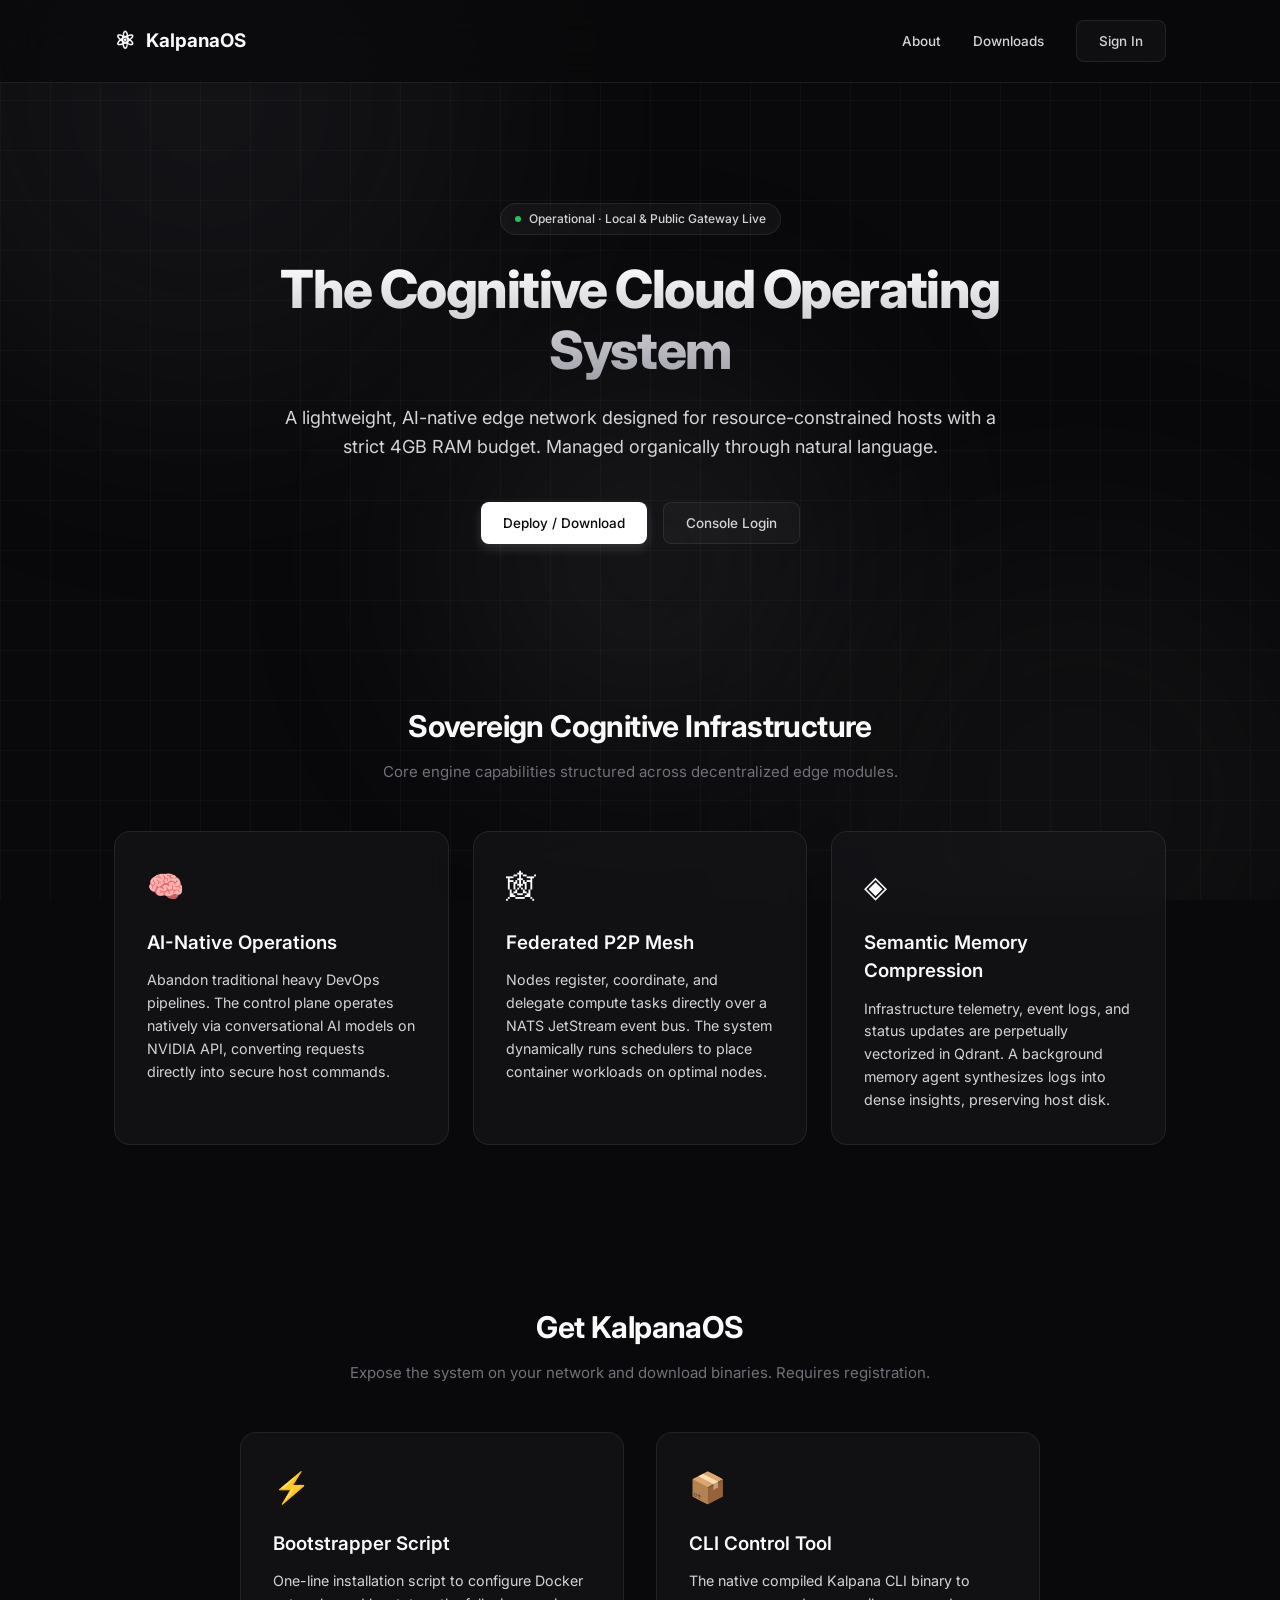
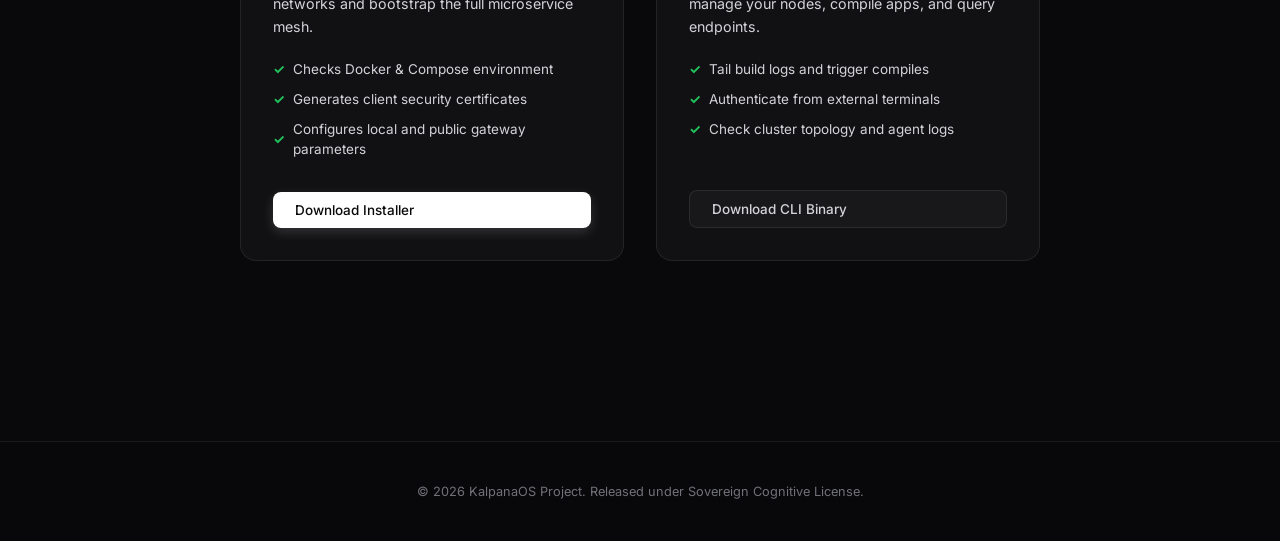
<file: ui/index.html>
<!DOCTYPE html>
<html lang="en">
<head>
  <meta charset="UTF-8" />
  <meta name="viewport" content="width=device-width, initial-scale=1.0" />
  <title>KalpanaOS — Sovereign AI Cloud OS</title>
  <meta name="description" content="A sovereign, AI-native edge network designed for resource-constrained hosts, managed entirely via natural language." />
  <link rel="preconnect" href="https://fonts.googleapis.com" />
  <link rel="preconnect" href="https://fonts.gstatic.com" crossorigin />
  <link href="https://fonts.googleapis.com/css2?family=Inter:wght@300;400;500;600;700&family=JetBrains+Mono:wght@400;500&display=swap" rel="stylesheet" />
  <style>
    :root {
      --bg-base:        #09090b;
      --bg-surface:     #18181b;
      --bg-elevated:    #27272a;
      --border:         rgba(255, 255, 255, 0.08);
      --border-bright:  rgba(255, 255, 255, 0.2);
      --text-primary:   #fafafa;
      --text-secondary: #d4d4d8;
      --text-muted:     #71717a;
      --accent:         #ffffff;
      --accent-glow:    rgba(255, 255, 255, 0.15);
      --radius:         16px;
      --radius-sm:      8px;
      --shadow:         0 10px 30px -10px rgba(0, 0, 0, 0.7);
    }

    *, *::before, *::after { box-sizing: border-box; margin: 0; padding: 0; }

    html { font-size: 15px; scroll-behavior: smooth; }
    body {
      font-family: 'Inter', sans-serif;
      background: var(--bg-base);
      color: var(--text-primary);
      min-height: 100vh;
      overflow-x: hidden;
      line-height: 1.5;
    }

    /* ─── Grid Background & Orbs ─── */
    .grid-bg {
      position: fixed; inset: 0;
      background-image: 
        linear-gradient(rgba(255, 255, 255, 0.03) 1px, transparent 1px),
        linear-gradient(90deg, rgba(255, 255, 255, 0.03) 1px, transparent 1px);
      background-size: 50px 50px;
      pointer-events: none;
      z-index: 0;
    }
    .orb-container { position: fixed; inset: 0; overflow: hidden; pointer-events: none; z-index: 0; }
    .orb {
      position: absolute; border-radius: 50%; filter: blur(120px); opacity: 0.15;
      animation: orb-drift 12s ease-in-out infinite alternate;
    }
    .orb-1 { width: 600px; height: 600px; background: #52525b; top: -200px; left: -100px; }
    .orb-2 { width: 500px; height: 500px; background: #3f3f46; bottom: -150px; right: -50px; animation-delay: -4s; }
    .orb-3 { width: 400px; height: 400px; background: #71717a; top: 40%; left: 35%; animation-delay: -8s; }
    @keyframes orb-drift { from { transform: translate(0,0) scale(1); } to { transform: translate(40px,30px) scale(1.1); } }

    /* ─── Layout ─── */
    header {
      position: sticky; top: 0; z-index: 100;
      border-bottom: 1px solid var(--border);
      backdrop-filter: blur(20px) saturate(180%);
      -webkit-backdrop-filter: blur(20px) saturate(180%);
      background: rgba(9, 9, 11, 0.7);
    }
    .header-container {
      max-width: 1100px; margin: 0 auto; padding: 20px 24px;
      display: flex; justify-content: space-between; align-items: center;
    }
    .logo { display: flex; align-items: center; gap: 10px; font-weight: 700; font-size: 1.25rem; text-decoration: none; color: var(--text-primary); }
    .logo-icon { font-size: 1.6rem; }
    nav { display: flex; align-items: center; gap: 32px; }
    nav a { color: var(--text-secondary); text-decoration: none; font-size: 0.9rem; font-weight: 500; transition: color 0.2s; }
    nav a:hover { color: var(--text-primary); }

    /* ─── Buttons ─── */
    .btn {
      display: inline-flex; align-items: center; gap: 8px;
      padding: 10px 22px; border-radius: var(--radius-sm);
      font-size: 0.9rem; font-weight: 500; cursor: pointer;
      border: none; transition: all 0.2s ease; text-decoration: none;
      font-family: 'Inter', sans-serif;
    }
    .btn-primary {
      background: var(--accent);
      color: #09090b;
      box-shadow: 0 4px 12px rgba(255,255,255,0.15);
    }
    .btn-primary:hover {
      background: #e4e4e7;
      transform: translateY(-1px);
    }
    .btn-ghost {
      background: rgba(255, 255, 255, 0.03);
      color: var(--text-secondary);
      border: 1px solid var(--border);
    }
    .btn-ghost:hover {
      background: rgba(255, 255, 255, 0.08);
      color: var(--text-primary);
    }

    /* ─── Hero Section ─── */
    .hero {
      max-width: 800px; margin: 0 auto; padding: 120px 24px 80px;
      text-align: center; position: relative; z-index: 10;
    }
    .hero-badge {
      display: inline-flex; align-items: center; gap: 8px;
      padding: 6px 14px; border-radius: 9999px;
      background: rgba(255,255,255,0.04);
      border: 1px solid var(--border);
      font-size: 0.8rem; font-weight: 500; color: var(--text-secondary);
      margin-bottom: 24px;
    }
    .hero-badge .dot { width: 6px; height: 6px; border-radius: 50%; background: #22c55e; }
    h1 {
      font-size: 3.5rem; font-weight: 800; letter-spacing: -0.03em;
      line-height: 1.15; margin-bottom: 24px;
      background: linear-gradient(180deg, #fff 0%, #a1a1aa 100%);
      -webkit-background-clip: text;
      -webkit-text-fill-color: transparent;
    }
    .hero-desc {
      font-size: 1.2rem; color: var(--text-secondary);
      margin-bottom: 40px; line-height: 1.6;
    }
    .hero-actions { display: flex; justify-content: center; gap: 16px; }

    /* ─── Sections ─── */
    section {
      max-width: 1100px; margin: 0 auto; padding: 80px 24px;
      position: relative; z-index: 10;
    }
    .section-title {
      font-size: 2rem; font-weight: 700; margin-bottom: 12px; text-align: center;
      letter-spacing: -0.02em;
    }
    .section-subtitle {
      color: var(--text-muted); font-size: 1rem; text-align: center; margin-bottom: 48px;
    }

    /* ─── Grid Systems ─── */
    .about-grid { display: grid; grid-template-columns: repeat(auto-fit, minmax(300px, 1fr)); gap: 24px; }
    .glass-card {
      background: rgba(24, 24, 27, 0.6);
      backdrop-filter: blur(12px);
      -webkit-backdrop-filter: blur(12px);
      border: 1px solid var(--border);
      border-radius: var(--radius);
      padding: 32px;
      transition: border-color 0.3s, transform 0.3s;
    }
    .glass-card:hover {
      border-color: var(--border-bright);
      transform: translateY(-2px);
    }
    .card-icon { font-size: 2rem; margin-bottom: 20px; display: block; color: var(--text-primary); }
    .glass-card h3 { font-size: 1.25rem; font-weight: 600; margin-bottom: 12px; }
    .glass-card p { color: var(--text-secondary); font-size: 0.95rem; line-height: 1.6; }

    /* ─── Downloads ─── */
    .download-grid { display: grid; grid-template-columns: repeat(auto-fit, minmax(300px, 1fr)); gap: 32px; max-width: 800px; margin: 0 auto; }
    .download-card { display: flex; flex-direction: column; height: 100%; justify-content: space-between; }
    .download-card ul { margin: 20px 0 32px; list-style: none; display: flex; flex-direction: column; gap: 10px; }
    .download-card li { font-size: 0.9rem; color: var(--text-secondary); display: flex; align-items: center; gap: 8px; }
    .download-card li::before { content: "✓"; color: #22c55e; font-weight: bold; }
    
    /* ─── Footer ─── */
    footer { border-top: 1px solid var(--border); margin-top: 100px; background: rgba(9, 9, 11, 0.9); position: relative; z-index: 10; }
    .footer-container { max-width: 1100px; margin: 0 auto; padding: 40px 24px; text-align: center; color: var(--text-muted); font-size: 0.85rem; }

    /* ─── Modal ─── */
    .modal-overlay {
      position: fixed; inset: 0; background: rgba(0,0,0,0.85);
      backdrop-filter: blur(8px); -webkit-backdrop-filter: blur(8px);
      z-index: 1000; display: flex; align-items: center; justify-content: center;
      opacity: 0; pointer-events: none; transition: opacity 0.3s ease;
    }
    .modal-overlay.active { opacity: 1; pointer-events: auto; }
    
    .modal-card {
      width: 440px; padding: 40px; border-radius: 20px;
      animation: modal-up 0.4s cubic-bezier(0.16, 1, 0.3, 1);
    }
    @keyframes modal-up { from { opacity: 0; transform: translateY(15px); } to { opacity: 1; transform: translateY(0); } }

    .modal-title { font-size: 1.5rem; font-weight: 700; margin-bottom: 8px; text-align: center; }
    .modal-desc { font-size: 0.85rem; color: var(--text-muted); text-align: center; margin-bottom: 28px; }
    
    .modal-tabs {
      display: flex; background: rgba(255,255,255,0.03);
      padding: 4px; border-radius: var(--radius-sm);
      border: 1px solid var(--border); margin-bottom: 24px;
    }
    .modal-tab {
      flex: 1; text-align: center; padding: 8px; cursor: pointer;
      font-size: 0.85rem; font-weight: 500; color: var(--text-muted);
      border-radius: calc(var(--radius-sm) - 2px); transition: all 0.2s;
    }
    .modal-tab.active { background: rgba(255,255,255,0.08); color: var(--text-primary); }

    .form-group { display: flex; flex-direction: column; gap: 8px; margin-bottom: 18px; }
    .form-group label { font-size: 0.8rem; font-weight: 500; color: var(--text-secondary); }
    .input-field {
      width: 100%; padding: 12px 16px; background: rgba(255, 255, 255, 0.02);
      border: 1px solid var(--border); border-radius: var(--radius-sm);
      color: var(--text-primary); font-size: 0.9rem; outline: none;
      transition: border-color 0.2s, box-shadow 0.2s;
      font-family: 'Inter', sans-serif;
    }
    .input-field:focus { border-color: var(--text-primary); box-shadow: 0 0 0 3px rgba(255,255,255,0.05); }

    .modal-btn { width: 100%; justify-content: center; padding: 12px; margin-top: 10px; }
    .error-box {
      padding: 10px 14px; border-radius: var(--radius-sm);
      background: rgba(239, 68, 68, 0.1); border: 1px solid rgba(239, 68, 68, 0.2);
      color: #ef4444; font-size: 0.85rem; margin-bottom: 18px; display: none;
    }

    .modal-close {
      position: absolute; top: 20px; right: 20px; cursor: pointer;
      color: var(--text-muted); font-size: 1.2rem; background: none; border: none;
    }
    .modal-close:hover { color: var(--text-primary); }
  </style>
</head>
<body>

  <div class="grid-bg"></div>
  <div class="orb-container">
    <div class="orb orb-1"></div>
    <div class="orb orb-2"></div>
    <div class="orb orb-3"></div>
  </div>

  <header>
    <div class="header-container">
      <a href="#" class="logo">
        <span class="logo-icon">⚛</span>
        <span>KalpanaOS</span>
      </a>
      <nav>
        <a href="#about">About</a>
        <a href="#downloads">Downloads</a>
        <a href="/dashboard.html" class="btn btn-ghost btn-sm" id="launch-console-btn">Launch Console</a>
      </nav>
    </div>
  </header>

  <main>
    <!-- Hero Section -->
    <div class="hero">
      <div class="hero-badge">
        <span class="dot"></span>
        <span>Operational · Local & Public Gateway Live</span>
      </div>
      <h1>The Cognitive Cloud Operating System</h1>
      <p class="hero-desc">
        A lightweight, AI-native edge network designed for resource-constrained hosts with a strict 4GB RAM budget. Managed organically through natural language.
      </p>
      <div class="hero-actions">
        <a href="#downloads" class="btn btn-primary">Deploy / Download</a>
        <a href="/dashboard.html" class="btn btn-ghost" id="hero-console-btn">Go to Dashboard</a>
      </div>
    </div>

    <!-- About Section -->
    <section id="about">
      <h2 class="section-title">Sovereign Cognitive Infrastructure</h2>
      <p class="section-subtitle">Core engine capabilities structured across decentralized edge modules.</p>
      <div class="about-grid">
        <div class="glass-card">
          <span class="card-icon">🧠</span>
          <h3>AI-Native Operations</h3>
          <p>
            Abandon traditional heavy DevOps pipelines. The control plane operates natively via conversational AI models on NVIDIA API, converting requests directly into secure host commands.
          </p>
        </div>
        <div class="glass-card">
          <span class="card-icon">🕸</span>
          <h3>Federated P2P Mesh</h3>
          <p>
            Nodes register, coordinate, and delegate compute tasks directly over a NATS JetStream event bus. The system dynamically runs schedulers to place container workloads on optimal nodes.
          </p>
        </div>
        <div class="glass-card">
          <span class="card-icon">◈</span>
          <h3>Semantic Memory Compression</h3>
          <p>
            Infrastructure telemetry, event logs, and status updates are perpetually vectorized in Qdrant. A background memory agent synthesizes logs into dense insights, preserving host disk.
          </p>
        </div>
      </div>
    </section>

    <!-- Downloads Section -->
    <section id="downloads">
      <h2 class="section-title">Get KalpanaOS</h2>
      <p class="section-subtitle">Expose the system on your network and download binaries. Requires registration.</p>
      <div class="download-grid">
        <!-- Script Installer -->
        <div class="glass-card download-card">
          <div>
            <span class="card-icon">⚡</span>
            <h3>Bootstrapper Script</h3>
            <p>One-line installation script to configure Docker networks and bootstrap the full microservice mesh.</p>
            <ul>
              <li>Checks Docker & Compose environment</li>
              <li>Generates client security certificates</li>
              <li>Configures local and public gateway parameters</li>
            </ul>
          </div>
          <button class="btn btn-primary btn-full download-trigger" data-file="install.sh">Download Installer</button>
        </div>

        <!-- CLI Binary -->
        <div class="glass-card download-card">
          <div>
            <span class="card-icon">📦</span>
            <h3>CLI Control Tool</h3>
            <p>The native compiled Kalpana CLI binary to manage your nodes, compile apps, and query endpoints.</p>
            <ul>
              <li>Tail build logs and trigger compiles</li>
              <li>Authenticate from external terminals</li>
              <li>Check cluster topology and agent logs</li>
            </ul>
          </div>
          <button class="btn btn-ghost btn-full download-trigger" data-file="kalpana">Download CLI Binary</button>
        </div>
      </div>
    </section>
  </main>

  <footer>
    <div class="footer-container">
      &copy; 2026 KalpanaOS Project. Released under Sovereign Cognitive License.
    </div>
  </footer>

  <!-- Auth/Register Modal -->
  <div class="modal-overlay" id="auth-modal">
    <div class="glass-card modal-card" style="position: relative;">
      <button class="modal-close" id="modal-close-btn">&times;</button>
      <div class="modal-title" id="modal-title-text">Register OS Account</div>
      <div class="modal-desc">Create administrative credentials to secure your OS and unlock downloading.</div>
      
      <div class="modal-tabs">
        <div class="modal-tab active" id="tab-register">Register</div>
        <div class="modal-tab" id="tab-login">Log In</div>
      </div>

      <div class="error-box" id="modal-error"></div>

      <form id="auth-form">
        <div class="form-group">
          <label for="modal-email">Admin Email</label>
          <input type="email" id="modal-email" class="input-field" placeholder="admin@domain.local" required autocomplete="email" />
        </div>
        <div class="form-group">
          <label for="modal-password">Password</label>
          <input type="password" id="modal-password" class="input-field" placeholder="••••••••" required autocomplete="current-password" minlength="8" />
        </div>
        <button type="submit" class="btn btn-primary btn-full modal-btn" id="modal-submit-btn">Register & Download</button>
      </form>
    </div>
  </div>

  <script>
    // Constants
    const STORAGE_KEY = 'kalpana_token';
    const REFRESH_KEY = 'kalpana_refresh';

    // State
    let pendingDownloadFile = null;
    let authMode = 'register'; // 'register' or 'login'

    // DOM Elements
    const authModal = document.getElementById('auth-modal');
    const modalCloseBtn = document.getElementById('modal-close-btn');
    const modalTitleText = document.getElementById('modal-title-text');
    const modalSubmitBtn = document.getElementById('modal-submit-btn');
    const modalError = document.getElementById('modal-error');
    const authForm = document.getElementById('auth-form');
    const modalEmail = document.getElementById('modal-email');
    const modalPassword = document.getElementById('modal-password');
    const tabRegister = document.getElementById('tab-register');
    const tabLogin = document.getElementById('tab-login');
    const downloadTriggers = document.querySelectorAll('.download-trigger');

    // Tab Switching
    tabRegister.addEventListener('click', () => setAuthMode('register'));
    tabLogin.addEventListener('click', () => setAuthMode('login'));

    function setAuthMode(mode) {
      authMode = mode;
      modalError.style.display = 'none';
      if (mode === 'register') {
        tabRegister.classList.add('active');
        tabLogin.classList.remove('active');
        modalTitleText.textContent = 'Register OS Account';
        modalSubmitBtn.textContent = 'Register & Download';
      } else {
        tabRegister.classList.remove('active');
        tabLogin.classList.add('active');
        modalTitleText.textContent = 'Log In to OS';
        modalSubmitBtn.textContent = 'Log In & Download';
      }
    }

    // Modal Controls
    modalCloseBtn.addEventListener('click', () => {
      authModal.classList.remove('active');
      pendingDownloadFile = null;
    });

    // Check auth before triggering download
    downloadTriggers.forEach(btn => {
      btn.addEventListener('click', () => {
        const file = btn.getAttribute('data-file');
        const token = localStorage.getItem(STORAGE_KEY);
        
        if (token) {
          // User already logged in, trigger download immediately
          triggerDownload(file);
        } else {
          // Show registration modal
          pendingDownloadFile = file;
          setAuthMode('register');
          authModal.classList.add('active');
        }
      });
    });

    // Handle Auth Submit
    authForm.addEventListener('submit', async (e) => {
      e.preventDefault();
      modalError.style.display = 'none';
      modalSubmitBtn.disabled = true;

      const email = modalEmail.value.trim();
      const password = modalPassword.value;
      const endpoint = authMode === 'register' ? '/api/sil/auth/register' : '/api/sil/auth/login';

      try {
        const res = await fetch(endpoint, {
          method: 'POST',
          headers: { 'Content-Type': 'application/json' },
          body: JSON.stringify({ email, password })
        });
        
        const data = await res.json();
        
        if (!res.ok) {
          throw new Error(data.error || 'Authentication failed');
        }

        // Save tokens
        localStorage.setItem(STORAGE_KEY, data.access_token);
        localStorage.setItem(REFRESH_KEY, data.refresh_token);

        // Close modal
        authModal.classList.remove('active');
        
        // Trigger download
        if (pendingDownloadFile) {
          triggerDownload(pendingDownloadFile);
          pendingDownloadFile = null;
        }
      } catch (err) {
        modalError.textContent = err.message;
        modalError.style.display = 'block';
      } finally {
        modalSubmitBtn.disabled = false;
      }
    });

    // Trigger File Download
    async function triggerDownload(file) {
      if (file === 'install.sh') {
        try {
          // Dynamic installation script helper
          const res = await fetch('/install.sh');
          if (!res.ok) throw new Error('Could not retrieve install script');
          let script = await res.text();
          
          // Inject current gateway URL
          script = script.replace('{{GATEWAY_URL}}', window.location.origin);
          
          const blob = new Blob([script], { type: 'text/x-shellscript' });
          const url = URL.createObjectURL(blob);
          const a = document.createElement('a');
          a.href = url;
          a.download = 'install.sh';
          document.body.appendChild(a);
          a.click();
          document.body.removeChild(a);
          URL.revokeObjectURL(url);
        } catch (e) {
          alert('Download error: ' + e.message);
        }
      } else if (file === 'kalpana') {
        // Download CLI binary
        const a = document.createElement('a');
        a.href = '/kalpana';
        a.download = 'kalpana';
        document.body.appendChild(a);
        a.click();
        document.body.removeChild(a);
      }
    }

    // Auto-update Launch Console button state
    function updateConsoleButtons() {
      const token = localStorage.getItem(STORAGE_KEY);
      const launchBtn = document.getElementById('launch-console-btn');
      const heroBtn = document.getElementById('hero-console-btn');
      
      if (token) {
        launchBtn.textContent = 'Go to Console';
        heroBtn.textContent = 'Launch Console';
      } else {
        launchBtn.textContent = 'Sign In';
        heroBtn.textContent = 'Console Login';
      }
    }

    window.addEventListener('load', updateConsoleButtons);
  </script>
</body>
</html>
</file>
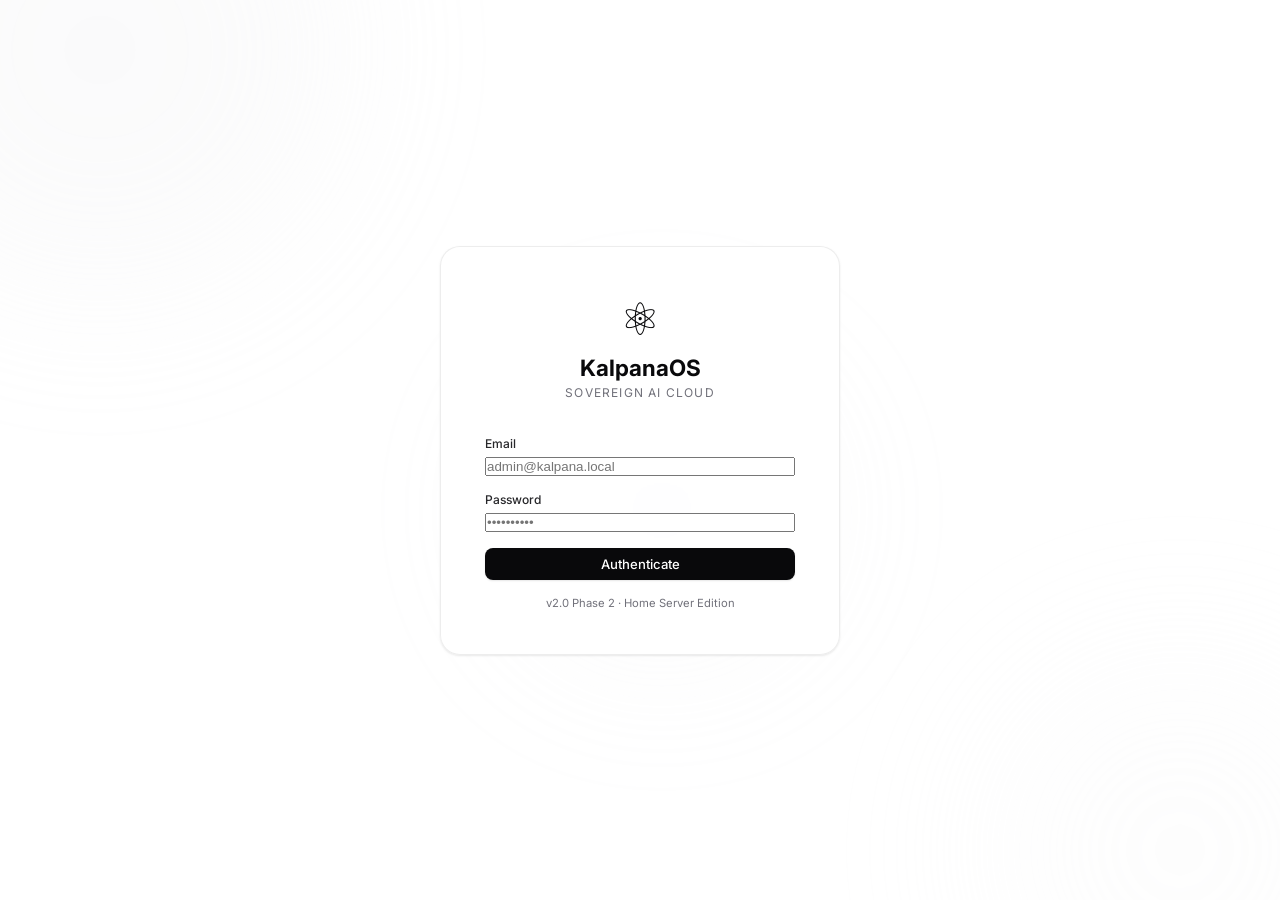
<file: ui/dashboard.html>
<!DOCTYPE html>
<html lang="en">
<head>
  <meta charset="UTF-8" />
  <meta name="viewport" content="width=device-width, initial-scale=1.0" />
  <title>KalpanaOS — Sovereign AI Cloud</title>
  <meta name="description" content="KalpanaOS operational dashboard — manage your sovereign AI cloud infrastructure through natural language." />
  <link rel="preconnect" href="https://fonts.googleapis.com" />
  <link rel="preconnect" href="https://fonts.gstatic.com" crossorigin />
  <link href="https://fonts.googleapis.com/css2?family=Inter:wght@300;400;500;600;700&family=JetBrains+Mono:wght@400;500&display=swap" rel="stylesheet" />
  <link rel="stylesheet" href="style.css" />
</head>
<body>
  <!-- Login Screen -->
  <div id="login-screen" class="login-screen">
    <div class="login-bg">
      <div class="orb orb-1"></div>
      <div class="orb orb-2"></div>
      <div class="orb orb-3"></div>
    </div>
    <div class="login-card glass">
      <div class="login-logo">
        <div class="logo-icon">⚛</div>
        <span class="logo-text">KalpanaOS</span>
        <span class="logo-sub">Sovereign AI Cloud</span>
      </div>
      <form id="login-form" class="login-form">
        <div class="form-group">
          <label for="email">Email</label>
          <input type="email" id="email" placeholder="admin@kalpana.local" autocomplete="email" />
        </div>
        <div class="form-group">
          <label for="password">Password</label>
          <input type="password" id="password" placeholder="••••••••••" autocomplete="current-password" />
        </div>
        <div id="login-error" class="login-error hidden"></div>
        <button type="submit" id="login-btn" class="btn btn-primary btn-full">
          <span class="btn-text">Authenticate</span>
          <span class="btn-spinner hidden">⟳</span>
        </button>
      </form>
      <p class="login-hint">v2.0 Phase 2 · Home Server Edition</p>
    </div>
  </div>

  <!-- Main App -->
  <div id="app" class="app hidden">
    <!-- Sidebar -->
    <aside class="sidebar glass">
      <div class="sidebar-logo">
        <div class="logo-icon">⚛</div>
        <span>KalpanaOS</span>
      </div>
      <nav class="sidebar-nav">
        <button class="nav-item active" data-page="dashboard" id="nav-dashboard">
          <span class="nav-icon">◈</span>
          <span>Dashboard</span>
        </button>
        <button class="nav-item" data-page="chat" id="nav-chat">
          <span class="nav-icon">◉</span>
          <span>AI Control Plane</span>
        </button>
        <button class="nav-item" data-page="services" id="nav-services">
          <span class="nav-icon">◫</span>
          <span>Services</span>
        </button>
        <button class="nav-item" data-page="agents" id="nav-agents">
          <span class="nav-icon">◎</span>
          <span>Agents</span>
        </button>
        <button class="nav-item" data-page="search" id="nav-search">
          <span class="nav-icon">◍</span>
          <span>Knowledge Search</span>
        </button>
        <button class="nav-item" data-page="observe" id="nav-observe">
          <span class="nav-icon">◌</span>
          <span>Observability</span>
        </button>
        <!-- Phase 2 nav -->
        <button class="nav-item" data-page="anomalies" id="nav-anomalies">
          <span class="nav-icon">⚠</span>
          <span>Anomaly Detection</span>
        </button>
        <button class="nav-item" data-page="memory" id="nav-memory">
          <span class="nav-icon">◈</span>
          <span>Episodic Memory</span>
        </button>
        <!-- Phase 3 Nav -->
        <div class="nav-section-label">Phase 3 · Orchestration</div>
        <button class="nav-item" data-page="topology" id="nav-topology">
          <span class="nav-icon">🕸</span>
          <span>Agent Topology</span>
        </button>
        <button class="nav-item" data-page="orchestrations" id="nav-orchestrations">
          <span class="nav-icon">⚡</span>
          <span>Orchestrations</span>
        </button>
        <button class="nav-item" data-page="events" id="nav-events">
          <span class="nav-icon">📡</span>
          <span>Live Events</span>
        </button>
        <!-- Phase 4 Nav -->
        <div class="nav-section-label">Phase 4 · Federation</div>
        <button class="nav-item" data-page="federation" id="nav-federation">
          <span class="nav-icon">🌐</span>
          <span>Federation & Edge</span>
        </button>
        <!-- Phase 6 Nav -->
        <div class="nav-section-label">Phase 6 · Analytics</div>
        <button class="nav-item" data-page="analytics" id="nav-analytics">
          <span class="nav-icon">📊</span>
          <span>Sovereign Analytics</span>
        </button>
        <!-- Phase 7 Nav -->
        <div class="nav-section-label">Phase 7 · Sovereignty & DCCL</div>
        <button class="nav-item" data-page="coordination" id="nav-coordination">
          <span class="nav-icon">🛡️</span>
          <span>Sovereign DCCL</span>
        </button>
        <!-- App Compiler Nav -->
        <div class="nav-section-label">Application Deployment</div>
        <button class="nav-item" data-page="apps" id="nav-apps">
          <span class="nav-icon">📦</span>
          <span>App Compiler</span>
        </button>
      </nav>
      <div class="sidebar-footer">
        <div class="user-badge glass">
          <div class="user-avatar">A</div>
          <div class="user-info">
            <span class="user-name" id="sidebar-username">Operator</span>
            <span class="user-role">Admin</span>
          </div>
        </div>
        <button class="btn-logout" id="logout-btn" title="Logout">⏻</button>
      </div>
    </aside>

    <!-- Main Content -->
    <main class="main-content">
      <!-- Dashboard Page -->
      <div id="page-dashboard" class="page active">
        <div class="page-header">
          <h1>Infrastructure Overview</h1>
          <div class="header-actions">
            <span class="status-dot online" id="system-status-dot"></span>
            <span id="system-status-text">All Systems Operational</span>
            <button class="btn btn-ghost" id="refresh-dashboard">↻ Refresh</button>
          </div>
        </div>

        <!-- Stats Row -->
        <div class="stats-grid">
          <div class="stat-card glass">
            <div class="stat-icon icon-1">◫</div>
            <div class="stat-body">
              <span class="stat-value" id="stat-services">—</span>
              <span class="stat-label">Running Services</span>
            </div>
            <div class="stat-trend up">↑</div>
          </div>
          <div class="stat-card glass">
            <div class="stat-icon icon-2">◎</div>
            <div class="stat-body">
              <span class="stat-value" id="stat-agents">—</span>
              <span class="stat-label">Active Agents</span>
            </div>
            <div class="stat-trend up">↑</div>
          </div>
          <div class="stat-card glass">
            <div class="stat-icon icon-3">◍</div>
            <div class="stat-body">
              <span class="stat-value" id="stat-vectors">—</span>
              <span class="stat-label">Indexed Documents</span>
            </div>
            <div class="stat-trend neutral">→</div>
          </div>
          <div class="stat-card glass">
            <div class="stat-icon icon-4">◉</div>
            <div class="stat-body">
              <span class="stat-value" id="stat-pending">—</span>
              <span class="stat-label">Pending Approvals</span>
            </div>
            <div class="stat-trend neutral" id="pending-trend">→</div>
          </div>
        </div>

        <!-- Node Info + Services -->
        <div class="dashboard-grid">
          <div class="card glass">
            <div class="card-header">
              <h3>Node Information</h3>
              <span class="badge badge-green">Online</span>
            </div>
            <div class="node-info" id="node-info">
              <div class="info-row"><span>Hostname</span><span id="node-hostname">—</span></div>
              <div class="info-row"><span>CPU Cores</span><span id="node-cpu">—</span></div>
              <div class="info-row"><span>Total Memory</span><span id="node-mem">—</span></div>
              <div class="info-row"><span>Docker Version</span><span id="node-docker">—</span></div>
              <div class="info-row"><span>Uptime</span><span id="node-uptime">—</span></div>
            </div>
          </div>

          <div class="card glass">
            <div class="card-header">
              <h3>Service Health</h3>
              <button class="btn btn-ghost btn-sm" id="deploy-service-btn">+ Deploy</button>
            </div>
            <div class="service-list" id="service-health-list">
              <div class="loading-pulse"></div>
            </div>
          </div>
        </div>

        <!-- Audit Log -->
        <div class="card glass">
          <div class="card-header">
            <h3>Recent Audit Log</h3>
            <span class="badge badge-blue">Live</span>
          </div>
          <div class="audit-table-wrap">
            <table class="audit-table">
              <thead>
                <tr><th>Time</th><th>Operator</th><th>Action</th><th>Resource</th><th>Detail</th></tr>
              </thead>
              <tbody id="audit-log-body">
                <tr><td colspan="5" class="empty-row">Loading audit log…</td></tr>
              </tbody>
            </table>
          </div>
        </div>
      </div>

      <!-- AI Chat Page -->
      <div id="page-chat" class="page">
        <div class="page-header">
          <h1>AI Control Plane</h1>
          <div class="header-actions">
            <span class="model-badge glass" id="chat-model-badge">⚡ meta/llama-3.1-8b-instruct</span>
            <button class="btn btn-ghost" id="new-session-btn">+ New Session</button>
          </div>
        </div>

        <div class="chat-layout">
          <!-- Chat container on left -->
          <div class="chat-container glass">
            <div class="chat-messages" id="chat-messages">
              <div class="chat-welcome">
                <div class="welcome-icon">⚛</div>
                <h3>KalpanaAI is ready</h3>
                <p>Ask me anything about your infrastructure. I can deploy services, check status, search your knowledge base, and run agents — all through natural language.</p>
                <div class="quick-prompts">
                  <button class="quick-prompt" data-prompt="What services are currently running?">What services are running?</button>
                  <button class="quick-prompt" data-prompt="Give me an infrastructure status report">Infrastructure report</button>
                  <button class="quick-prompt" data-prompt="Search my knowledge base for deployment guides">Search knowledge base</button>
                  <button class="quick-prompt" data-prompt="Run the InfraReportAgent">Run InfraReportAgent</button>
                </div>
              </div>
            </div>

            <div class="chat-input-area">
              <div id="pending-confirmation" class="pending-banner hidden">
                <span class="pending-icon">⚠</span>
                <span id="pending-desc">Pending command requires confirmation</span>
                <div class="pending-actions">
                  <button class="btn btn-danger btn-sm" id="confirm-cmd-btn">✓ Confirm</button>
                  <button class="btn btn-ghost btn-sm" id="reject-cmd-btn">✕ Reject</button>
                </div>
              </div>
              <div class="chat-input-row">
                <textarea
                  id="chat-input"
                  class="chat-textarea"
                  placeholder="Ask KalpanaAI anything…"
                  rows="1"
                ></textarea>
                <button class="btn btn-primary chat-send-btn" id="chat-send">
                  <span>Send</span>
                </button>
              </div>
              <div class="chat-footer-hint">KalpanaAI will ask for confirmation before any destructive action</div>
            </div>
          </div>

          <!-- Sovereign Cognitive Artifact Container on right -->
          <div class="artifact-container glass">
            <div class="artifact-tabs">
              <button class="artifact-tab active" data-tab="cognition" id="tab-art-cognition">⚛ Live Cognition</button>
              <button class="artifact-tab" data-tab="deployment" id="tab-art-deployment">📦 Deployment Pipeline</button>
              <button class="artifact-tab" data-tab="hardening" id="tab-art-hardening">🛡️ DCCL Hardening</button>
            </div>
            
            <div class="artifact-body">
              <!-- Live Cognition panel -->
              <div id="art-panel-cognition" class="artifact-panel active">
                <div class="panel-header">
                  <h4>Sovereign Cognitive Map</h4>
                  <span class="pulse-dot green" id="cog-status-dot"></span>
                </div>
                <p class="panel-desc">Real-time topological graph of active services and network nodes.</p>
                
                <div class="topology-canvas" id="cognition-map-canvas">
                  <!-- Dynamically populated nodes -->
                </div>
                
                <div class="selected-node-details glass hidden" id="selected-node-card">
                  <div class="node-card-header">
                    <span class="node-card-name" id="node-card-title">nginx</span>
                    <span class="badge badge-green" id="node-card-status">RUNNING</span>
                  </div>
                  <div class="node-card-body">
                    <div class="node-info-item"><span>Image:</span><span id="node-card-image">nginx:alpine</span></div>
                    <div class="node-info-item"><span>ID:</span><span id="node-card-id">-</span></div>
                    <div class="node-info-item"><span>Ports:</span><span id="node-card-ports">8080->80/tcp</span></div>
                  </div>
                </div>
              </div>
              
              <!-- Deployment Pipeline panel -->
              <div id="art-panel-deployment" class="artifact-panel">
                <div class="panel-header">
                  <h4>ADEL Deployment Pipeline</h4>
                  <span class="badge badge-purple" id="dep-pipeline-status">IDLE</span>
                </div>
                <p class="panel-desc">Semantic analysis, auto-database provisioning, and build logging.</p>
                
                <div class="dep-meta-info glass hidden" id="dep-meta-info">
                  <div class="meta-row"><span>App Name:</span><span id="dep-app-name">—</span></div>
                  <div class="meta-row"><span>Git Repo:</span><span id="dep-git-repo">—</span></div>
                  <div class="meta-row"><span>Target Platform:</span><span id="dep-platform">—</span></div>
                </div>

                <div class="pipeline-steps">
                  <div class="step-item" id="step-clone">
                    <div class="step-marker">1</div>
                    <div class="step-label">Clone Repository</div>
                  </div>
                  <div class="step-item" id="step-analyze">
                    <div class="step-marker">2</div>
                    <div class="step-label">Semantic Analysis (RCE)</div>
                  </div>
                  <div class="step-item" id="step-db">
                    <div class="step-marker">3</div>
                    <div class="step-label">Provision Databases</div>
                  </div>
                  <div class="step-item" id="step-sirl">
                    <div class="step-marker">4</div>
                    <div class="step-label">Workload Scheduling (SIRL)</div>
                  </div>
                </div>
                
                <div class="dep-terminal-wrap hidden" id="dep-terminal-wrap">
                  <div class="terminal-header">
                    <span>Live Compilation Terminal</span>
                    <span class="btn-spinner animate-spin" id="dep-terminal-spinner">⟳</span>
                  </div>
                  <pre class="dep-terminal" id="dep-terminal-output">Waiting for deployment stream...</pre>
                </div>
              </div>
              
              <!-- DCCL Hardening panel -->
              <div id="art-panel-hardening" class="artifact-panel">
                <div class="panel-header">
                  <h4>Bounded Autonomy & Hardening</h4>
                  <span class="badge badge-blue">DCCL Real-time</span>
                </div>
                <p class="panel-desc">Real-time stability scores and oscillation damping controls.</p>
                
                <div class="gauge-grid">
                  <div class="gauge-box glass">
                    <span class="gauge-val" id="art-csi">0.00</span>
                    <span class="gauge-lbl">CSI (Stability)</span>
                  </div>
                  <div class="gauge-box glass">
                    <span class="gauge-val" id="art-acs">0.00</span>
                    <span class="gauge-lbl">ACS (Convergence)</span>
                  </div>
                  <div class="gauge-box glass">
                    <span class="gauge-val" id="art-gis">0.00</span>
                    <span class="gauge-lbl">GIS (Integrity)</span>
                  </div>
                  <div class="gauge-box glass">
                    <span class="gauge-val" id="art-rsr">0.00</span>
                    <span class="gauge-lbl">RSR (Recovery)</span>
                  </div>
                </div>
                
                <div class="card-header" style="margin-top:1.5rem;padding-bottom:0.5rem">
                  <h5>Active Oscillation Damping</h5>
                </div>
                <div class="table-container">
                  <table class="data-table" style="font-size:0.75rem">
                    <thead>
                      <tr>
                        <th>Workload</th>
                        <th>Damped State</th>
                        <th>Attempts</th>
                      </tr>
                    </thead>
                    <tbody id="art-ccf-damping-tbody">
                      <tr><td colspan="3" class="empty-row">No active oscillation suppression.</td></tr>
                    </tbody>
                  </table>
                </div>

                <div class="card-header" style="margin-top:1.5rem;padding-bottom:0.5rem">
                  <h5>Entropy Governance Loops</h5>
                </div>
                <div class="table-container">
                  <table class="data-table" style="font-size:0.75rem">
                    <thead>
                      <tr>
                        <th>Loop</th>
                        <th>Entropy</th>
                        <th>Status</th>
                      </tr>
                    </thead>
                    <tbody id="art-alis-loops-tbody">
                      <tr><td colspan="3" class="empty-row">Loading loops...</td></tr>
                    </tbody>
                  </table>
                </div>
              </div>
            </div>
          </div>
        </div>
      </div>

      <!-- Services Page -->
      <div id="page-services" class="page">
        <div class="page-header">
          <h1>Services</h1>
          <div class="header-actions">
            <button class="btn btn-primary" id="open-deploy-modal">+ Deploy Service</button>
          </div>
        </div>
        <div class="services-grid" id="services-grid">
          <div class="loading-pulse"></div>
        </div>
      </div>

      <!-- Agents Page -->
      <div id="page-agents" class="page">
        <div class="page-header">
          <h1>Autonomous Agents</h1>
          <button class="btn btn-primary" id="run-agent-btn">▶ Run Agent</button>
        </div>
        <div class="agents-layout">
          <div class="card glass">
            <div class="card-header"><h3>Registered Agents</h3></div>
            <div id="agents-list" class="agents-list">
              <div class="loading-pulse"></div>
            </div>
          </div>
          <div class="card glass">
            <div class="card-header">
              <h3>Task Queue</h3>
              <button class="btn btn-ghost btn-sm" id="refresh-tasks">↻</button>
            </div>
            <div id="tasks-list" class="tasks-list">
              <div class="loading-pulse"></div>
            </div>
          </div>
        </div>
      </div>

      <!-- Knowledge Search Page -->
      <div id="page-search" class="page">
        <div class="page-header">
          <h1>Knowledge Search</h1>
        </div>
        <div class="search-layout">
          <div class="search-bar-wrap glass">
            <span class="search-icon">⌕</span>
            <input type="text" id="search-input" class="search-input" placeholder="Search your knowledge base semantically…" />
            <button class="btn btn-primary" id="search-btn">Search</button>
          </div>
          <div class="ingest-section">
            <div class="card glass">
              <div class="card-header">
                <h3>Ingest Document</h3>
              </div>
              <div class="ingest-form">
                <textarea id="ingest-text" class="ingest-textarea" placeholder="Paste text to add to your knowledge base…" rows="4"></textarea>
                <input type="text" id="ingest-source" class="input-field" placeholder="Source label (e.g. deployment-guide)" />
                <button class="btn btn-primary" id="ingest-btn">+ Ingest to Knowledge Base</button>
              </div>
            </div>
          </div>
          <div id="search-results" class="search-results">
            <div class="search-empty">
              <span class="search-empty-icon">◍</span>
              <p>Search results will appear here</p>
            </div>
          </div>
        </div>
      </div>

      <!-- Observability Page -->
      <div id="page-observe" class="page">
        <div class="page-header">
          <h1>Observability</h1>
          <div class="header-actions">
            <a href="http://localhost:3001" target="_blank" class="btn btn-ghost">Open Grafana ↗</a>
            <a href="http://localhost:9090" target="_blank" class="btn btn-ghost">Open Prometheus ↗</a>
          </div>
        </div>
        <div class="observe-grid">
          <div class="card glass observe-card">
            <div class="card-header"><h3>Service Health Status</h3></div>
            <div id="observe-health" class="observe-health">
              <div class="loading-pulse"></div>
            </div>
          </div>
          <div class="card glass observe-card">
            <div class="card-header"><h3>Grafana Dashboard</h3></div>
            <div class="grafana-embed-wrap">
              <iframe
                src=""
                class="grafana-iframe"
                id="grafana-iframe"
                title="KalpanaOS Grafana Dashboard"
              ></iframe>
              <div class="grafana-fallback" id="grafana-fallback">
                <p>Grafana not reachable yet. <a href="" id="grafana-fallback-link" target="_blank">Open directly →</a></p>
              </div>
            </div>
          </div>
        </div>
      </div>

      <!-- Phase 2: Anomaly Detection Page -->
      <div id="page-anomalies" class="page">
        <div class="page-header">
          <h1>Anomaly Detection</h1>
          <div class="header-actions">
            <span id="anomaly-scan-time" class="badge badge-blue" style="display:none"></span>
            <button class="btn btn-primary" id="scan-anomalies-btn">⚡ Run Diagnostic Scan</button>
          </div>
        </div>

        <div class="card glass" style="margin-bottom:1.5rem">
          <div class="card-header">
            <h3>AI Infrastructure Analysis</h3>
            <span class="badge badge-green">Powered by LLaMA 3.1</span>
          </div>
          <p style="color:var(--text-muted);padding:1rem 0 0">KalpanaAI continuously monitors your Prometheus metrics and Loki error logs. Click <strong>Run Diagnostic Scan</strong> to trigger an immediate AI analysis of the last 30 minutes of telemetry.</p>
          <div id="anomaly-scan-output" class="anomaly-report-box hidden"></div>
        </div>

        <div class="card-header" style="padding:0 0 1rem">
          <h3>Active Anomalies</h3>
          <button class="btn btn-ghost btn-sm" id="refresh-anomalies-btn">↻ Refresh</button>
        </div>
        <div id="anomalies-list" class="anomalies-list">
          <div class="loading-pulse"></div>
        </div>
      </div>

      <!-- Phase 2: Episodic Memory Page -->
      <div id="page-memory" class="page">
        <div class="page-header">
          <h1>Episodic Memory</h1>
          <div class="header-actions">
            <span class="badge badge-blue">Long-Term AI Memory</span>
            <button class="btn btn-ghost" id="refresh-memory-btn">↻ Refresh</button>
          </div>
        </div>

        <div class="card glass" style="margin-bottom:1.5rem">
          <p style="color:var(--text-muted)">KalpanaAI automatically remembers past interactions, agent outputs, and infrastructure events. This memory is used to enrich future AI responses with relevant context from your history.</p>
        </div>

        <div class="memory-filters" style="display:flex;gap:.75rem;margin-bottom:1.5rem;flex-wrap:wrap">
          <button class="btn btn-ghost btn-sm memory-filter active" data-type="">All Types</button>
          <button class="btn btn-ghost btn-sm memory-filter" data-type="chat_interaction">💬 Chat</button>
          <button class="btn btn-ghost btn-sm memory-filter" data-type="agent_output">🤖 Agent</button>
          <button class="btn btn-ghost btn-sm memory-filter" data-type="anomaly">⚠ Anomaly</button>
          <button class="btn btn-ghost btn-sm memory-filter" data-type="infra_event">🔧 Infra</button>
        </div>

        <div id="memory-list" class="memory-list">
          <div class="loading-pulse"></div>
        </div>
      </div>

      <!-- Phase 3: Agent Topology Page -->
      <div id="page-topology" class="page">
        <div class="page-header">
          <h1>Agent Topology</h1>
          <div class="header-actions">
            <span class="badge badge-purple">Phase 3 · Multi-Agent Mesh</span>
            <button class="btn btn-ghost" id="refresh-topology-btn">↻ Refresh</button>
          </div>
        </div>
        <div class="p3-grid">
          <div class="card glass" style="grid-column:span 2">
            <h3 style="margin-bottom:1rem">Registered Agents</h3>
            <div id="agents-grid" class="agents-grid"></div>
          </div>
          <div class="card glass">
            <h3 style="margin-bottom:1rem">Quick Orchestrate</h3>
            <div class="form-group">
              <label>Goal</label>
              <textarea id="orch-goal" class="ingest-textarea" rows="3" placeholder="e.g. 'comprehensive analysis' or 'predict scaling needs'"></textarea>
            </div>
            <button class="btn btn-primary" id="run-orchestration-btn" style="width:100%;margin-top:.5rem">⚡ Orchestrate</button>
            <div id="orch-status" style="margin-top:1rem;display:none">
              <div class="loading-pulse"></div>
              <p style="text-align:center;margin-top:.5rem;color:var(--text-muted)">Running multi-agent plan...</p>
            </div>
          </div>
        </div>
      </div>

      <!-- Phase 3: Orchestrations Page -->
      <div id="page-orchestrations" class="page">
        <div class="page-header">
          <h1>Orchestration Plans</h1>
          <div class="header-actions">
            <span class="badge badge-blue">DAG Execution Engine</span>
            <button class="btn btn-ghost" id="refresh-plans-btn">↻ Refresh</button>
          </div>
        </div>
        <div id="plans-list" class="plans-list"></div>
      </div>

      <!-- Phase 3: Live Events Page -->
      <div id="page-events" class="page">
        <div class="page-header">
          <h1>Live Event Stream</h1>
          <div class="header-actions">
            <span id="sse-status-badge" class="badge badge-green">🟢 Connected</span>
            <button class="btn btn-ghost" id="clear-events-btn">Clear</button>
          </div>
        </div>
        <div class="card glass" style="margin-bottom:1.5rem;padding:.75rem 1.25rem">
          <p style="color:var(--text-muted);font-size:.85rem">Real-time event stream from the Orchestrator. All agent heartbeats, task dispatches, and plan completions appear here instantly via Server-Sent Events.</p>
        </div>
        <div id="events-feed" class="events-feed"></div>
      </div>

      <!-- Phase 4: Federation Page -->
      <div id="page-federation" class="page">
        <div class="page-header">
          <h1>Federation & Self-Healing</h1>
          <div class="header-actions">
            <button class="btn btn-primary" id="add-peer-btn">+ Trust New Peer</button>
          </div>
        </div>

        <div class="federation-grid">
          <!-- Peers list -->
          <div class="card glass">
            <h2>Trusted Peer Nodes</h2>
            <div class="table-container">
              <table class="data-table">
                <thead>
                  <tr>
                    <th>Status</th>
                    <th>Friendly Name</th>
                    <th>URL</th>
                    <th>DID</th>
                    <th>Actions</th>
                  </tr>
                </thead>
                <tbody id="peers-list-tbody">
                  <!-- Dynamic peers list -->
                </tbody>
              </table>
            </div>
          </div>

          <!-- Self Healing Audit Log -->
          <div class="card glass">
            <h2>Self-Healing Remediation Log</h2>
            <div class="timeline" id="remediation-audit-log">
              <!-- Remediation log items -->
            </div>
          </div>
        </div>

        <!-- Capability Registry / Marketplace -->
        <div class="card glass" style="margin-top:1.5rem">
          <h2>Federated Agent Marketplace</h2>
          <p style="color:var(--text-muted);font-size:.85rem;margin-bottom:1rem">Discover agent capabilities advertised by connected peers and request workload delegation.</p>
          <div class="table-container">
            <table class="data-table">
              <thead>
                <tr>
                  <th>Agent ID</th>
                  <th>Name</th>
                  <th>Description</th>
                  <th>Capabilities</th>
                  <th>Delegation Route</th>
                </tr>
              </thead>
              <tbody id="federated-marketplace-tbody">
                <!-- Federated marketplace items -->
              </tbody>
            </table>
          </div>
        </div>
      </div>

      <!-- Phase 6: Sovereign Analytics Page -->
      <div id="page-analytics" class="page">
        <div class="page-header">
          <h1>Sovereign Analytics (CBAL)</h1>
          <div class="header-actions">
            <span class="badge badge-purple">Edge OLAP Engine</span>
            <button class="btn btn-primary" id="trigger-compression-btn">⚡ Compress Telemetry</button>
            <button class="btn btn-ghost" id="refresh-analytics-btn">↻ Refresh</button>
          </div>
        </div>

        <div class="analytics-grid" style="display:grid;grid-template-columns:1fr 1fr;gap:1.5rem;margin-bottom:1.5rem">
          <!-- Topology Risk Card -->
          <div class="card glass">
            <h3>Active Node Risk & Anomalies</h3>
            <p style="color:var(--text-muted);font-size:.85rem;margin-bottom:1rem">Real-time risk scores calculated by correlating telemetry loops and anomaly events.</p>
            <div id="cbal-node-risks" class="cbal-node-risks">
              <div class="loading-pulse"></div>
            </div>
          </div>

          <!-- Dynamic Memory compression card -->
          <div class="card glass">
            <h3>Telemetry Memory Synthesis</h3>
            <p style="color:var(--text-muted);font-size:.85rem;margin-bottom:1rem">CBAL processes raw metrics, extracts semantic summaries, and archives summaries to SSI (Qdrant) long-term memory while pruning raw historical metrics.</p>
            <div id="cbal-compression-status" style="padding:1rem;background:rgba(0,0,0,0.02);border:1px solid var(--border);border-radius:8px;font-size:0.85rem;min-height:80px;color:var(--text-primary);line-height:1.4">
              No compression cycle run yet in this session.
            </div>
          </div>
        </div>

        <!-- Datasets and SQL Console Section -->
        <div style="display:grid;grid-template-columns:320px 1fr;gap:1.5rem;align-items:start">
          
          <!-- Dataset Management Panel -->
          <div style="display:flex;flex-direction:column;gap:1.5rem">
            
            <!-- Table Catalog/Schema Explorer -->
            <div class="card glass" style="padding:1.25rem">
              <div style="display:flex;justify-content:space-between;align-items:center;margin-bottom:0.75rem">
                <h3 style="margin:0;font-size:1.1rem">Dataset Explorer</h3>
                <span id="datasets-count-badge" class="badge" style="font-size:0.75rem;background:rgba(0,0,0,0.05);color:var(--text-primary)">0</span>
              </div>
              <p style="color:var(--text-muted);font-size:0.8rem;margin-bottom:1rem">Available tables and schemas in DuckDB.</p>
              
              <div id="datasets-explorer-list" style="display:flex;flex-direction:column;gap:0.5rem;max-height:300px;overflow-y:auto;padding-right:0.25rem">
                <div class="loading-pulse"></div>
              </div>
            </div>

            <!-- Import Dataset Panel -->
            <div class="card glass" style="padding:1.25rem">
              <h3 style="margin-bottom:0.5rem;font-size:1.1rem">Import Dataset</h3>
              <p style="color:var(--text-muted);font-size:0.8rem;margin-bottom:1rem">Register external CSV/Parquet data into DuckDB.</p>
              
              <!-- Tab Headers -->
              <div class="tab-headers" style="display:flex;border-bottom:1px solid var(--border);margin-bottom:1rem;font-size:0.8rem">
                <button class="btn btn-ghost btn-sm active" id="tab-import-url" style="flex:1;padding:6px;border-bottom:2px solid var(--text-primary);border-radius:0" onclick="switchImportTab('url')">URL Source</button>
                <button class="btn btn-ghost btn-sm" id="tab-import-paste" style="flex:1;padding:6px;border-radius:0" onclick="switchImportTab('paste')">Paste CSV</button>
              </div>

              <!-- URL Input Form -->
              <div id="import-form-url" style="display:flex;flex-direction:column;gap:0.75rem">
                <div style="display:flex;flex-direction:column;gap:0.25rem">
                  <label style="font-size:0.75rem;font-weight:600">Table Name</label>
                  <input type="text" id="import-url-table" class="ingest-input" style="padding:6px;font-size:0.8rem" placeholder="e.g. sales_data">
                </div>
                <div style="display:flex;flex-direction:column;gap:0.25rem">
                  <label style="font-size:0.75rem;font-weight:600">Data URL (CSV/Parquet)</label>
                  <input type="text" id="import-url-path" class="ingest-input" style="padding:6px;font-size:0.8rem" placeholder="https://domain.com/data.parquet">
                </div>
                <button class="btn btn-primary btn-sm" id="btn-do-import-url" style="margin-top:0.5rem">Import from URL</button>
              </div>

              <!-- Paste CSV Form -->
              <div id="import-form-paste" class="hidden" style="display:flex;flex-direction:column;gap:0.75rem">
                <div style="display:flex;flex-direction:column;gap:0.25rem">
                  <label style="font-size:0.75rem;font-weight:600">Table Name</label>
                  <input type="text" id="import-paste-table" class="ingest-input" style="padding:6px;font-size:0.8rem" placeholder="e.g. pasted_metrics">
                </div>
                <div style="display:flex;flex-direction:column;gap:0.25rem">
                  <label style="font-size:0.75rem;font-weight:600">Paste CSV Content</label>
                  <textarea id="import-paste-data" class="ingest-textarea" style="padding:6px;font-size:0.75rem;font-family:monospace" rows="4" placeholder="timestamp,metric,value&#10;2026-05-24T12:00:00Z,temp,42.5"></textarea>
                </div>
                <button class="btn btn-primary btn-sm" id="btn-do-import-paste" style="margin-top:0.5rem">Import Pasted Data</button>
              </div>

              <div id="import-status-msg" style="margin-top:0.75rem;font-size:0.8rem;padding:0.5rem;border-radius:4px" class="hidden"></div>
            </div>

          </div>

          <!-- SQL Console Card (Occupies Right Side) -->
          <div class="card glass" style="margin:0; min-height: 100%">
            <div class="card-header" style="padding-bottom:1rem">
              <h3>Interactive SQL Console (DuckDB)</h3>
              <span class="badge badge-blue">Read-Only OLAP Queries</span>
            </div>
            <div class="sql-console-layout" style="display:flex;flex-direction:column;gap:1rem">
              <div class="sql-templates" style="display:flex;gap:0.5rem;flex-wrap:wrap">
                <button class="btn btn-ghost btn-sm sql-template-btn" data-query="SELECT count(*) as total_metrics FROM metric_history">Metric Count</button>
                <button class="btn btn-ghost btn-sm sql-template-btn" data-query="SELECT metric_name, avg(value) as avg_val FROM metric_history GROUP BY metric_name">Metrics Averages</button>
                <button class="btn btn-ghost btn-sm sql-template-btn" data-query="SELECT * FROM metric_history ORDER BY timestamp DESC LIMIT 10">Last 10 Metrics</button>
                <button class="btn btn-ghost btn-sm sql-template-btn" data-query="SELECT node_id, count(*) as count FROM anomaly_history GROUP BY node_id">Anomalies by Node</button>
                <button class="btn btn-ghost btn-sm sql-template-btn" data-query="SELECT * FROM orchestration_history ORDER BY timestamp DESC LIMIT 10">Recent Deployments</button>
              </div>
              <div style="display:flex;gap:0.75rem">
                <textarea id="sql-query-input" class="ingest-textarea" style="flex:1;font-family:'JetBrains Mono',monospace;font-size:0.85rem;padding:0.75rem" rows="3">SELECT * FROM metric_history ORDER BY timestamp DESC LIMIT 10</textarea>
                <button class="btn btn-primary" id="run-sql-btn" style="min-width:120px;display:flex;align-items:center;justify-content:center">▶ Run Query</button>
              </div>
              <div id="sql-query-error" class="login-error hidden" style="margin:0;padding:0.75rem;border-radius:8px"></div>
              <div id="sql-results-wrap" class="audit-table-wrap" style="max-height:400px;overflow-y:auto;border:1px solid var(--border);border-radius:8px">
                <table class="audit-table">
                  <thead id="sql-results-thead">
                    <tr><th>Execute a query to view results</th></tr>
                  </thead>
                  <tbody id="sql-results-tbody">
                    <tr><td class="empty-row">DuckDB console is ready.</td></tr>
                  </tbody>
                </table>
              </div>
            </div>
          </div>
          
        </div>
      </div>

      <!-- ========================================== -->
      <!-- Phase 7: Sovereign DCCL Dashboard -->
      <!-- ========================================== -->
      <div id="page-coordination" class="page">
        <div class="page-header">
          <h1>Sovereign DCCL & Hardening</h1>
          <div class="header-actions">
            <span class="badge badge-purple">Phase 7 · Bounded Autonomy</span>
            <button class="btn btn-ghost" id="refresh-coordination-btn">↻ Refresh</button>
          </div>
        </div>

        <p style="color:var(--text-muted);font-size:0.9rem;margin-bottom:1.5rem;max-width:800px">
          The Deterministic Cognitive Coordination Layer (DCCL) prevents orchestration deadlocks, detects workflow oscillations, dampens loops, and calculates temporal stability metrics on the Edge node.
        </p>

        <!-- Stability Metrics Dials -->
        <div class="stats-grid" style="margin-bottom: 2rem">
          <div class="stat-card glass">
            <div class="stat-icon icon-1">🛡️</div>
            <div class="stat-body">
              <span class="stat-value" id="sirl-metric-csi">0.00</span>
              <span class="stat-label">Cognitive Stability (CSI)</span>
            </div>
            <div class="stat-trend up" id="sirl-trend-csi">Stable</div>
          </div>
          <div class="stat-card glass">
            <div class="stat-icon icon-2">⚡</div>
            <div class="stat-body">
              <span class="stat-value" id="sirl-metric-acs">0.00</span>
              <span class="stat-label">Convergence Score (ACS)</span>
            </div>
            <div class="stat-trend up" id="sirl-trend-acs">Active</div>
          </div>
          <div class="stat-card glass">
            <div class="stat-icon icon-3">⚖</div>
            <div class="stat-body">
              <span class="stat-value" id="sirl-metric-gis">0.00</span>
              <span class="stat-label">Governance Integrity (GIS)</span>
            </div>
            <div class="stat-trend up" id="sirl-trend-gis">Aligned</div>
          </div>
          <div class="stat-card glass">
            <div class="stat-icon icon-4">⟳</div>
            <div class="stat-body">
              <span class="stat-value" id="sirl-metric-rsr">0.00</span>
              <span class="stat-label">Recovery Stability (RSR)</span>
            </div>
            <div class="stat-trend up" id="sirl-trend-rsr">Optimal</div>
          </div>
        </div>

        <div class="dashboard-grid" style="grid-template-columns: 1fr 1fr; gap: 1.5rem; margin-bottom: 2rem">
          
          <!-- ALIS Loop Scheduler -->
          <div class="card glass">
            <div class="card-header">
              <h3>ALIS Loop Scheduler</h3>
              <span class="badge badge-blue">Telemetry & Control</span>
            </div>
            <p style="color:var(--text-muted);font-size:0.8rem;margin: 0.5rem 0 1rem">
              Monitors and Suppresses loop schedules dynamically based on execution density (Loop Entropy limit: 0.75).
            </p>
            <div class="table-container">
              <table class="data-table">
                <thead>
                  <tr>
                    <th>Loop Name</th>
                    <th>Interval</th>
                    <th>Duration</th>
                    <th>Last Executed</th>
                  </tr>
                </thead>
                <tbody id="alis-loops-tbody">
                  <tr><td colspan="4" class="empty-row">Loading loop stats…</td></tr>
                </tbody>
              </table>
            </div>
          </div>

          <!-- Bounded Causal Lineage Visualizer (BGTE) -->
          <div class="card glass">
            <div class="card-header">
              <h3>Causal Intent Lineage</h3>
              <span class="badge badge-purple">Depth-Limited BFS</span>
            </div>
            <p style="color:var(--text-muted);font-size:0.8rem;margin: 0.5rem 0 1.25rem">
              Trace deployment or remediation actions back to their initial trigger (Max query depth: 3 hops).
            </p>
            <div style="display:flex;gap:0.5rem;margin-bottom:1.5rem">
              <input type="text" id="lineage-workload-id" class="input-field" style="margin:0;font-size:0.85rem" placeholder="Enter Workload/Intent ID (e.g. w1)" />
              <button class="btn btn-primary" id="btn-trace-lineage" style="min-width:120px">Trace</button>
            </div>
            <div id="lineage-graph-container" style="border:1px solid var(--border);border-radius:8px;padding:1rem;background:rgba(0,0,0,0.02);min-height:160px;display:flex;flex-direction:column;justify-content:center;align-items:center">
              <div style="color:var(--text-muted);text-align:center" id="lineage-graph-placeholder">
                <span style="font-size:2rem">🕸</span>
                <p style="font-size:0.85rem;margin-top:0.5rem">Submit a Workload ID to scan causal relations</p>
              </div>
              <div id="lineage-graph-flow" class="hidden" style="width:100%;display:flex;flex-direction:column;gap:1rem">
                <!-- Timeline elements will render here -->
              </div>
            </div>
          </div>

        </div>

        <!-- CCF Damping Alerts & Physical Metrics -->
        <div class="card glass" style="margin-bottom: 2rem">
          <div class="card-header">
            <h3>Active Oscillation Damping & Telemetry</h3>
            <span class="badge badge-amber">Node equilibrium</span>
          </div>
          <div style="display:grid;grid-template-columns: 2fr 1fr; gap:1.5rem; margin-top: 1rem">
            <div>
              <p style="color:var(--text-muted);font-size:0.85rem;margin-bottom:1rem">
                Workloads undergoing active state change suppression by Cognitive Convergence Framework.
              </p>
              <div class="table-container">
                <table class="data-table">
                  <thead>
                    <tr>
                      <th>Workload ID</th>
                      <th>Damped Status</th>
                      <th>Remediation Attempt</th>
                      <th>Stabilized State</th>
                    </tr>
                  </thead>
                  <tbody id="ccf-damping-tbody">
                    <tr><td colspan="4" class="empty-row">No active oscillation dampings.</td></tr>
                  </tbody>
                </table>
              </div>
            </div>
            <div style="border-left:1px solid var(--border);padding-left:1.5rem;display:flex;flex-direction:column;gap:1rem">
              <h4 style="margin:0;font-size:0.95rem">Edge Environmental Data</h4>
              <div class="info-row" style="display:flex;justify-content:space-between;font-size:0.85rem">
                <span>CPU Temp</span><span id="sirl-node-temp">—</span>
              </div>
              <div class="info-row" style="display:flex;justify-content:space-between;font-size:0.85rem">
                <span>Node Trust Score</span><span id="sirl-node-trust">—</span>
              </div>
              <div class="info-row" style="display:flex;justify-content:space-between;font-size:0.85rem">
                <span>Active Container Count</span><span id="sirl-node-workloads">—</span>
              </div>
            </div>
          </div>
        </div>

      </div>

      <!-- ========================================== -->
      <!-- App Compiler & Deployment Dashboard -->
      <!-- ========================================== -->
      <div id="page-apps" class="page">
        <div class="page-header">
          <h1>App Compiler & Deployment</h1>
          <div class="header-actions">
            <button class="btn btn-primary" id="open-register-app-modal">+ Register Application</button>
            <button class="btn btn-ghost" id="refresh-apps">↻ Refresh</button>
          </div>
        </div>

        <p style="color:var(--text-muted);font-size:0.9rem;margin-bottom:1.5rem;max-width:800px">
          Sovereign Edge build pipelines for Web portals, Android APK packages, and iOS IPA bundles. Web applications are served directly by Nginx; mobile packages are generated with developer signing keys for installation or peer distribution.
        </p>

        <!-- Applications Grid -->
        <h3 style="margin-bottom:1rem">Registered Applications</h3>
        <div class="services-grid" id="apps-list-grid" style="margin-bottom:2rem">
          <div class="loading-pulse"></div>
        </div>

        <!-- Live Build Terminal Drawer -->
        <div id="build-logs-container" class="card glass hidden" style="margin-bottom:2rem">
          <div class="card-header">
            <h3 id="build-logs-title">Streaming Build Output: —</h3>
            <button class="modal-close" id="close-logs-btn" style="font-size:0.9rem">✕ Hide Terminal</button>
          </div>
          <pre id="build-logs-pre" style="background:#09090b;color:#22c55e;padding:1.25rem;border-radius:8px;font-family:'JetBrains Mono',monospace;font-size:0.8rem;max-height:350px;overflow-y:auto;border:1px solid var(--border);white-space:pre-wrap;line-height:1.5"></pre>
        </div>

        <!-- Build Task History -->
        <div class="card glass">
          <div class="card-header">
            <h3>Compilation Task History</h3>
          </div>
          <div class="audit-table-wrap">
            <table class="audit-table">
              <thead>
                <tr>
                  <th>Build ID</th>
                  <th>App Name</th>
                  <th>Platform</th>
                  <th>Status</th>
                  <th>Started At</th>
                  <th>Artifact</th>
                  <th>Action</th>
                </tr>
              </thead>
              <tbody id="builds-history-tbody">
                <tr><td colspan="7" class="empty-row">No compilation builds recorded.</td></tr>
              </tbody>
            </table>
          </div>
        </div>
      </div>

    </main>
  </div>

  <!-- Deploy Service Modal -->
  <div id="deploy-modal" class="modal-overlay hidden">
    <div class="modal glass">
      <div class="modal-header">
        <h3>Deploy Service</h3>
        <button class="modal-close" id="close-deploy-modal">✕</button>
      </div>
      <form id="deploy-form" class="modal-form">
        <div class="form-group">
          <label>Service Name</label>
          <input type="text" id="deploy-name" class="input-field" placeholder="my-service" required />
        </div>
        <div class="form-group">
          <label>Docker Image</label>
          <input type="text" id="deploy-image" class="input-field" placeholder="nginx:alpine" required />
        </div>
        <div class="form-group">
          <label>Port Mapping (host:container)</label>
          <input type="text" id="deploy-ports" class="input-field" placeholder="8080:80" />
        </div>
        <div class="form-group">
          <label>Environment Variables (KEY=VALUE, one per line)</label>
          <textarea id="deploy-env" class="ingest-textarea" rows="3" placeholder="API_KEY=abc&#10;DEBUG=true"></textarea>
        </div>
        <div class="form-group">
          <label>Memory Limit</label>
          <input type="text" id="deploy-mem" class="input-field" placeholder="128m" value="128m" />
        </div>
        <div class="modal-actions">
          <button type="button" class="btn btn-ghost" id="cancel-deploy">Cancel</button>
          <button type="submit" class="btn btn-primary">Deploy</button>
        </div>
      </form>
    </div>
  </div>

  <!-- Trust Peer Modal -->
  <div id="peer-modal" class="modal-overlay hidden">
    <div class="modal glass">
      <div class="modal-header">
        <h3>Trust New Peer Node</h3>
        <button class="modal-close" id="close-peer-modal">✕</button>
      </div>
      <form id="peer-form" class="modal-form">
        <div class="form-group">
          <label>Friendly Name</label>
          <input type="text" id="peer-name" class="input-field" placeholder="My Edge Node" required />
        </div>
        <div class="form-group">
          <label>Peer DID (did:key:...)</label>
          <input type="text" id="peer-did" class="input-field" placeholder="did:key:z6M..." required />
        </div>
        <div class="form-group">
          <label>Endpoint URL (Orchestrator Host)</label>
          <input type="text" id="peer-url" class="input-field" placeholder="http://192.168.1.10:8006" required />
        </div>
        <div class="modal-actions">
          <button type="button" class="btn btn-ghost" id="cancel-peer">Cancel</button>
          <button type="submit" class="btn btn-primary">Trust Peer</button>
        </div>
      </form>
    </div>
  </div>

  <!-- Register App Modal -->
  <div id="app-modal" class="modal-overlay hidden">
    <div class="modal glass">
      <div class="modal-header">
        <h3>Register Application</h3>
        <button class="modal-close" id="close-app-modal">✕</button>
      </div>
      <form id="app-form" class="modal-form">
        <div class="form-group">
          <label>Application Name</label>
          <input type="text" id="app-name-input" class="input-field" placeholder="My Sovereign App" required />
        </div>
        <div class="form-group">
          <label>Target Platform</label>
          <select id="app-platform-input" class="input-field" style="background:var(--bg-surface);color:var(--text-primary)" required>
            <option value="web">Web Application (SPA)</option>
            <option value="android">Android Application (APK)</option>
            <option value="ios">iOS Application (IPA)</option>
          </select>
        </div>
        <div class="form-group">
          <label>Git Repository URL</label>
          <input type="text" id="app-repo-input" class="input-field" placeholder="https://github.com/my/app.git" required />
        </div>
        <div class="form-group">
          <label>Default Branch</label>
          <input type="text" id="app-branch-input" class="input-field" placeholder="main" value="main" />
        </div>
        <div class="form-group" id="app-domain-group">
          <label>Custom Domain (Optional - e.g., my-app.com)</label>
          <input type="text" id="app-domain-input" class="input-field" placeholder="my-app.com" />
        </div>
        <div class="modal-actions">
          <button type="button" class="btn btn-ghost" id="cancel-app">Cancel</button>
          <button type="submit" class="btn btn-primary">Register App</button>
        </div>
      </form>
    </div>
  </div>

  <!-- Toast Notifications -->
  <div id="toast-container" class="toast-container"></div>

  <script src="app.js"></script>
</body>
</html>
</file>
<file: ui/style.css>
/* ─── Reset & Base ────────────────────────────────────────────── */
*, *::before, *::after { box-sizing: border-box; margin: 0; padding: 0; }

:root {
  --bg-base:        #ffffff;
  --bg-surface:     #fafafa;
  --bg-elevated:    #ffffff;
  --border:         rgba(0, 0, 0, 0.07);
  --border-bright:  rgba(0, 0, 0, 0.15);
  --text-primary:   #09090b;
  --text-secondary: #27272a;
  --text-muted:     #71717a;
  --accent:         #09090b;
  --accent-glow:    rgba(0, 0, 0, 0.05);
  --accent-2:       #18181b;
  --cyan:           #0891b2;
  --green:          #16a34a;
  --amber:          #d97706;
  --red:            #dc2626;
  --radius:         12px;
  --radius-sm:      8px;
  --shadow:         0 1px 3px rgba(0, 0, 0, 0.05), 0 1px 2px rgba(0, 0, 0, 0.05);
  --shadow-glow:    0 0 0 1px rgba(0, 0, 0, 0.02);
}

html { font-size: 15px; }
body {
  font-family: 'Inter', sans-serif;
  background: var(--bg-base);
  color: var(--text-primary);
  min-height: 100vh;
  overflow-x: hidden;
}

/* ─── Glass morphism ─────────────────────────────────────────── */
.glass {
  background: rgba(255, 255, 255, 0.8);
  backdrop-filter: blur(16px) saturate(180%);
  -webkit-backdrop-filter: blur(16px) saturate(180%);
  border: 1px solid var(--border);
  box-shadow: var(--shadow);
}

/* ─── Buttons ────────────────────────────────────────────────── */
.btn {
  display: inline-flex; align-items: center; gap: 6px;
  padding: 8px 18px; border-radius: var(--radius-sm);
  font-size: 0.875rem; font-weight: 500; cursor: pointer;
  border: none; transition: all 0.2s ease; text-decoration: none;
  font-family: 'Inter', sans-serif; white-space: nowrap;
}
.btn-primary {
  background: var(--accent);
  color: #fff;
  box-shadow: 0 1px 2px rgba(0,0,0,0.1);
}
.btn-primary:hover {
  background: #18181b;
  transform: translateY(-1px);
}
.btn-primary:active { transform: translateY(0); }
.btn-ghost {
  background: rgba(0, 0, 0, 0.02);
  color: var(--text-secondary);
  border: 1px solid var(--border);
}
.btn-ghost:hover {
  background: rgba(0, 0, 0, 0.05);
  color: var(--text-primary);
}
.btn-danger {
  background: var(--red);
  color: #fff;
}
.btn-danger:hover {
  background: #b91c1c;
  transform: translateY(-1px);
}
.btn-full { width: 100%; justify-content: center; }
.btn-sm { padding: 5px 12px; font-size: 0.8rem; }

/* ─── Inputs ─────────────────────────────────────────────────── */
.input-field, .chat-textarea, .ingest-textarea {
  width: 100%; padding: 10px 14px;
  background: rgba(0, 0, 0, 0.01);
  border: 1px solid var(--border);
  border-radius: var(--radius-sm);
  color: var(--text-primary);
  font-size: 0.9rem;
  font-family: 'Inter', sans-serif;
  outline: none;
  transition: border-color 0.2s, box-shadow 0.2s;
}
.input-field:focus, .chat-textarea:focus, .ingest-textarea:focus {
  border-color: var(--accent);
  box-shadow: 0 0 0 3px var(--accent-glow);
}
.input-field::placeholder, .chat-textarea::placeholder, .ingest-textarea::placeholder {
  color: var(--text-muted);
}

/* ─── Login Screen ───────────────────────────────────────────── */
.login-screen {
  position: fixed; inset: 0; display: flex;
  align-items: center; justify-content: center;
  background: var(--bg-base); z-index: 1000;
}
.login-bg { position: absolute; inset: 0; overflow: hidden; pointer-events: none; }
.orb {
  position: absolute; border-radius: 50%; filter: blur(80px); opacity: 0.15;
  animation: orb-drift 8s ease-in-out infinite alternate;
}
.orb-1 { width: 500px; height: 500px; background: #e4e4e7; top: -200px; left: -150px; animation-delay: 0s; }
.orb-2 { width: 400px; height: 400px; background: #f4f4f5; bottom: -150px; right: -100px; animation-delay: -3s; }
.orb-3 { width: 300px; height: 300px; background: #e4e4e7; top: 40%; left: 40%; animation-delay: -5s; }
@keyframes orb-drift { from { transform: translate(0,0) scale(1); } to { transform: translate(30px,20px) scale(1.1); } }

.login-card {
  width: 400px; padding: 44px; border-radius: 20px;
  position: relative; z-index: 1;
  border: 1px solid var(--border);
  animation: slide-up 0.5s ease;
}
@keyframes slide-up { from { opacity:0; transform:translateY(20px); } to { opacity:1; transform:translateY(0); } }

.login-logo { text-align: center; margin-bottom: 36px; }
.logo-icon { font-size: 3rem; display: block; margin-bottom: 8px; color: var(--text-primary); }
.logo-text { font-size: 1.5rem; font-weight: 700; color: var(--text-primary); }
.logo-sub { display: block; font-size: 0.8rem; color: var(--text-muted); margin-top: 4px; letter-spacing: 0.1em; text-transform: uppercase; }

.login-form { display: flex; flex-direction: column; gap: 16px; }
.form-group { display: flex; flex-direction: column; gap: 6px; }
.form-group label { font-size: 0.8rem; font-weight: 500; color: var(--text-secondary); }
.login-error {
  padding: 10px 14px; border-radius: var(--radius-sm);
  background: #fef2f2; border: 1px solid rgba(239, 68, 68, 0.25);
  color: var(--red); font-size: 0.85rem;
}
.login-hint { text-align: center; margin-top: 16px; font-size: 0.75rem; color: var(--text-muted); }

/* ─── App Layout ─────────────────────────────────────────────── */
.app { display: flex; height: 100vh; overflow: hidden; }

/* ─── Sidebar ────────────────────────────────────────────────── */
.sidebar {
  width: 230px; flex-shrink: 0; display: flex; flex-direction: column;
  border-right: 1px solid var(--border); border-radius: 0;
  padding: 24px 16px; gap: 0;
  background: #fafafa;
}
.sidebar-logo {
  display: flex; align-items: center; gap: 10px; padding: 0 8px;
  margin-bottom: 32px; font-weight: 700; font-size: 1rem;
  color: var(--text-primary);
}
.sidebar-logo .logo-icon { font-size: 1.4rem; color: var(--text-primary); }

.sidebar-nav { display: flex; flex-direction: column; gap: 4px; flex: 1; }
.nav-item {
  display: flex; align-items: center; gap: 12px; padding: 10px 12px;
  border-radius: var(--radius-sm); border: none; background: transparent;
  color: var(--text-secondary); font-size: 0.875rem; cursor: pointer;
  transition: all 0.2s ease; text-align: left; font-family: 'Inter',sans-serif;
  position: relative;
}
.nav-item:hover { background: rgba(0,0,0,0.03); color: var(--text-primary); }
.nav-item.active {
  background: var(--accent); color: #ffffff;
}
.nav-icon { font-size: 1.1rem; width: 20px; text-align: center; }

.sidebar-footer { display: flex; align-items: center; gap: 8px; padding-top: 16px; border-top: 1px solid var(--border); }
.user-badge {
  display: flex; align-items: center; gap: 8px; padding: 8px 10px;
  border-radius: var(--radius-sm); flex: 1;
}
.user-avatar {
  width: 28px; height: 28px; border-radius: 50%;
  background: var(--accent);
  display: flex; align-items: center; justify-content: center;
  font-size: 0.75rem; font-weight: 700; color: #fff; flex-shrink: 0;
}
.user-info { display: flex; flex-direction: column; min-width: 0; }
.user-name { font-size: 0.8rem; font-weight: 600; color: var(--text-primary); white-space: nowrap; overflow: hidden; text-overflow: ellipsis; }
.user-role { font-size: 0.7rem; color: var(--text-muted); }
.btn-logout { background: none; border: 1px solid var(--border); border-radius: var(--radius-sm); padding: 8px; color: var(--text-muted); cursor: pointer; font-size: 0.9rem; transition: all 0.2s; }
.btn-logout:hover { color: var(--red); border-color: var(--red); }

/* ─── Main Content ───────────────────────────────────────────── */
.main-content { flex: 1; overflow-y: auto; padding: 28px 32px; background: var(--bg-base); scroll-behavior: smooth; }

/* ─── Pages ──────────────────────────────────────────────────── */
.page { display: none; animation: fade-in 0.3s ease; }
.page.active { display: block; }
@keyframes fade-in { from { opacity:0; transform:translateY(8px); } to { opacity:1; transform:none; } }

.page-header {
  display: flex; align-items: center; justify-content: space-between;
  margin-bottom: 28px;
}
.page-header h1 { font-size: 1.6rem; font-weight: 700; color: var(--text-primary); }
.header-actions { display: flex; align-items: center; gap: 10px; }

/* ─── Stats Grid ─────────────────────────────────────────────── */
.stats-grid { display: grid; grid-template-columns: repeat(4,1fr); gap: 16px; margin-bottom: 24px; }
.stat-card {
  border-radius: var(--radius); padding: 20px; display: flex; align-items: center; gap: 16px;
  background: var(--bg-surface); border: 1px solid var(--border);
  transition: transform 0.2s, box-shadow 0.2s;
}
.stat-card:hover { transform: translateY(-2px); box-shadow: var(--shadow); }
.stat-icon {
  width: 44px;
  height: 44px;
  border-radius: 10px;
  display: flex;
  align-items: center;
  justify-content: center;
  font-size: 1.3rem;
  flex-shrink: 0;
  transition: transform 0.2s ease;
}
.stat-icon:hover {
  transform: scale(1.05);
}
.stat-icon.icon-1 { background: #09090b; color: #ffffff; }
.stat-icon.icon-2 { background: #27272a; color: #ffffff; }
.stat-icon.icon-3 { background: #52525b; color: #ffffff; }
.stat-icon.icon-4 { background: #f4f4f5; color: #09090b; border: 1px solid var(--border); }
.stat-body { flex: 1; }
.stat-value { display: block; font-size: 1.8rem; font-weight: 700; line-height: 1; font-variant-numeric: tabular-nums; }
.stat-label { font-size: 0.75rem; color: var(--text-secondary); margin-top: 4px; display: block; }
.stat-trend { font-size: 1rem; }
.stat-trend.up { color: var(--green); }
.stat-trend.neutral { color: var(--text-muted); }

/* ─── Dashboard Grid ─────────────────────────────────────────── */
.dashboard-grid { display: grid; grid-template-columns: 1fr 1fr; gap: 16px; margin-bottom: 20px; }

/* ─── Cards ──────────────────────────────────────────────────── */
.card { border-radius: var(--radius); padding: 20px; margin-bottom: 20px; border: 1px solid var(--border); background: var(--bg-surface); }
.card:last-child { margin-bottom: 0; }
.card-header { display: flex; align-items: center; justify-content: space-between; margin-bottom: 16px; }
.card-header h3 { font-size: 0.95rem; font-weight: 600; color: var(--text-primary); }

/* ─── Badges ─────────────────────────────────────────────────── */
.badge { font-size: 0.7rem; padding: 3px 8px; border-radius: 20px; font-weight: 600; text-transform: uppercase; letter-spacing: 0.05em; }
.badge-green { background: #dcfce7; color: #16a34a; border: 1px solid rgba(22, 163, 74, 0.2); }
.badge-blue { background: #e0f2fe; color: #0369a1; border: 1px solid rgba(3, 105, 161, 0.2); }
.badge-red { background: #fee2e2; color: #b91c1c; border: 1px solid rgba(185, 28, 28, 0.2); }
.badge-amber { background: #fef3c7; color: #d97706; border: 1px solid rgba(217, 119, 6, 0.2); }
.badge-purple { background: #f3e8ff; color: #6b21a8; border: 1px solid rgba(107, 33, 168, 0.2); }

/* ─── Node Info ──────────────────────────────────────────────── */
.info-row { display: flex; justify-content: space-between; align-items: center; padding: 10px 0; border-bottom: 1px solid var(--border); font-size: 0.85rem; }
.info-row:last-child { border-bottom: none; }
.info-row span:first-child { color: var(--text-muted); }
.info-row span:last-child { color: var(--text-primary); font-family: 'JetBrains Mono',monospace; font-size: 0.8rem; }

/* ─── Service Health List ────────────────────────────────────── */
.service-health-item { display: flex; align-items: center; gap: 10px; padding: 10px 0; border-bottom: 1px solid var(--border); font-size: 0.85rem; }
.service-health-item:last-child { border-bottom: none; }
.status-dot { width: 8px; height: 8px; border-radius: 50%; flex-shrink: 0; }
.status-dot.online { background: var(--green); }
.status-dot.offline { background: var(--red); }
.status-dot.unknown { background: var(--amber); }
.service-name { flex: 1; font-family: 'JetBrains Mono',monospace; font-size: 0.8rem; }
.service-image { color: var(--text-muted); font-size: 0.75rem; }

/* ─── Audit Table ────────────────────────────────────────────── */
.audit-table-wrap { overflow-x: auto; }
.audit-table { width: 100%; border-collapse: collapse; font-size: 0.82rem; }
.audit-table th { padding: 8px 12px; text-align: left; color: var(--text-muted); font-weight: 500; border-bottom: 1px solid var(--border); }
.audit-table td { padding: 10px 12px; border-bottom: 1px solid rgba(0,0,0,0.03); }
.audit-table tr:hover td { background: rgba(0,0,0,0.01); }
.empty-row { text-align: center; color: var(--text-muted); padding: 24px !important; }

/* ─── Chat Split Layout ───────────────────────────────────────── */
.chat-layout { 
  height: calc(100vh - 160px); 
  display: flex; 
  gap: 20px; 
  align-items: stretch;
}
.chat-container { 
  flex: 3; 
  border-radius: var(--radius); 
  display: flex; 
  flex-direction: column; 
  height: 100%; 
  overflow: hidden; 
  border: 1px solid var(--border); 
  background: var(--bg-surface); 
}

.artifact-container {
  flex: 2;
  border-radius: var(--radius);
  display: flex;
  flex-direction: column;
  height: 100%;
  overflow: hidden;
  border: 1px solid var(--border);
  background: var(--bg-surface);
}

.artifact-tabs {
  display: flex;
  background: rgba(0, 0, 0, 0.02);
  border-bottom: 1px solid var(--border);
  padding: 4px;
  gap: 2px;
}

.artifact-tab {
  flex: 1;
  background: transparent;
  border: none;
  color: var(--text-muted);
  font-size: 0.8rem;
  font-weight: 600;
  padding: 10px 4px;
  cursor: pointer;
  border-radius: var(--radius-sm);
  transition: all 0.2s ease;
  font-family: 'Inter', sans-serif;
  text-align: center;
  white-space: nowrap;
}

.artifact-tab:hover {
  background: rgba(0, 0, 0, 0.04);
  color: var(--text-primary);
}

.artifact-tab.active {
  background: var(--accent);
  color: #ffffff;
}

.artifact-body {
  flex: 1;
  overflow-y: auto;
  padding: 20px;
}

.artifact-panel {
  display: none;
  flex-direction: column;
  gap: 16px;
  height: 100%;
}

.artifact-panel.active {
  display: flex;
}

.panel-header {
  display: flex;
  justify-content: space-between;
  align-items: center;
}

.panel-header h4 {
  font-size: 0.95rem;
  font-weight: 700;
  margin: 0;
}

.panel-desc {
  font-size: 0.8rem;
  color: var(--text-muted);
  line-height: 1.4;
  margin-top: -8px;
}

/* ─── Topology Canvas ────────────────────────────────────────── */
.topology-canvas {
  flex: 1;
  border: 1px dashed var(--border-bright);
  border-radius: var(--radius);
  background: rgba(0, 0, 0, 0.01);
  min-height: 200px;
  padding: 16px;
  display: flex;
  flex-wrap: wrap;
  gap: 12px;
  align-content: flex-start;
  overflow-y: auto;
}

.topo-node {
  background: var(--bg-elevated);
  border: 1px solid var(--border);
  border-radius: var(--radius-sm);
  padding: 10px 14px;
  cursor: pointer;
  display: flex;
  align-items: center;
  gap: 8px;
  font-size: 0.8rem;
  font-family: 'JetBrains Mono', monospace;
  transition: all 0.2s ease;
  user-select: none;
}

.topo-node:hover {
  border-color: var(--text-primary);
  transform: translateY(-1px);
}

.topo-node.active-node {
  border-color: var(--accent);
  box-shadow: 0 0 8px var(--accent-glow);
}

.pulse-dot {
  width: 8px;
  height: 8px;
  border-radius: 50%;
  flex-shrink: 0;
  display: inline-block;
}

.pulse-dot.green {
  background: var(--green);
  box-shadow: 0 0 8px rgba(22, 163, 74, 0.6);
  animation: pulse-glow 2s infinite;
}

.pulse-dot.orange {
  background: var(--amber);
  box-shadow: 0 0 8px rgba(217, 119, 6, 0.6);
}

.pulse-dot.red {
  background: var(--red);
  box-shadow: 0 0 8px rgba(220, 38, 38, 0.6);
}

@keyframes pulse-glow {
  0% { transform: scale(1); opacity: 1; }
  50% { transform: scale(1.2); opacity: 0.7; }
  100% { transform: scale(1); opacity: 1; }
}

.selected-node-details {
  padding: 14px;
  border-radius: var(--radius-sm);
  background: rgba(0, 0, 0, 0.02);
  display: flex;
  flex-direction: column;
  gap: 8px;
}

.node-card-header {
  display: flex;
  justify-content: space-between;
  align-items: center;
}

.node-card-name {
  font-weight: 700;
  font-size: 0.85rem;
  font-family: 'JetBrains Mono', monospace;
}

.node-card-body {
  display: flex;
  flex-direction: column;
  gap: 4px;
}

.node-info-item {
  display: flex;
  justify-content: space-between;
  font-size: 0.75rem;
}

.node-info-item span:first-child {
  color: var(--text-muted);
}

.node-info-item span:last-child {
  font-family: 'JetBrains Mono', monospace;
}

/* ─── Deployment Pipeline Panel ──────────────────────────────── */
.dep-meta-info {
  padding: 12px;
  border-radius: var(--radius-sm);
  display: flex;
  flex-direction: column;
  gap: 6px;
  font-size: 0.75rem;
}

.meta-row {
  display: flex;
  justify-content: space-between;
}

.meta-row span:first-child {
  color: var(--text-muted);
}

.meta-row span:last-child {
  font-weight: 600;
}

.pipeline-steps {
  display: flex;
  flex-direction: column;
  gap: 12px;
  margin: 8px 0;
}

.step-item {
  display: flex;
  align-items: center;
  gap: 12px;
  opacity: 0.4;
  transition: opacity 0.3s ease;
}

.step-item.active {
  opacity: 1;
}

.step-item.done {
  opacity: 0.8;
}

.step-item.done .step-marker {
  background: var(--green);
  color: #ffffff;
}

.step-marker {
  width: 24px;
  height: 24px;
  border-radius: 50%;
  background: var(--border-bright);
  color: var(--text-muted);
  font-size: 0.75rem;
  font-weight: 700;
  display: flex;
  align-items: center;
  justify-content: center;
  transition: all 0.3s ease;
}

.step-item.active .step-marker {
  background: var(--accent);
  color: #ffffff;
  box-shadow: 0 0 8px var(--accent-glow);
}

.step-label {
  font-size: 0.8rem;
  font-weight: 500;
}

.dep-terminal-wrap {
  border-radius: var(--radius-sm);
  border: 1px solid var(--border);
  background: #09090b;
  overflow: hidden;
  margin-top: 10px;
}

.terminal-header {
  background: rgba(255, 255, 255, 0.03);
  padding: 8px 12px;
  font-size: 0.7rem;
  color: var(--text-muted);
  display: flex;
  justify-content: space-between;
  align-items: center;
  border-bottom: 1px solid var(--border);
}

.dep-terminal {
  padding: 12px;
  color: #22c55e;
  font-family: 'JetBrains Mono', monospace;
  font-size: 0.75rem;
  max-height: 200px;
  overflow-y: auto;
  white-space: pre-wrap;
  margin: 0;
  line-height: 1.4;
}

/* ─── DCCL Gauges ────────────────────────────────────────────── */
.gauge-grid {
  display: grid;
  grid-template-columns: repeat(2, 1fr);
  gap: 10px;
}

.gauge-box {
  padding: 14px;
  border-radius: var(--radius-sm);
  display: flex;
  flex-direction: column;
  align-items: center;
  justify-content: center;
  text-align: center;
}

.gauge-val {
  font-size: 1.5rem;
  font-weight: 700;
  color: var(--text-primary);
  font-family: 'JetBrains Mono', monospace;
}

.gauge-lbl {
  font-size: 0.7rem;
  color: var(--text-muted);
  margin-top: 4px;
}
.chat-messages { flex: 1; overflow-y: auto; padding: 24px; display: flex; flex-direction: column; gap: 16px; }
.chat-messages::-webkit-scrollbar { width: 4px; }
.chat-messages::-webkit-scrollbar-track { background: transparent; }
.chat-messages::-webkit-scrollbar-thumb { background: var(--border); border-radius: 4px; }

.chat-welcome { text-align: center; padding: 48px 24px; }
.welcome-icon { font-size: 3rem; margin-bottom: 16px; color: var(--text-primary); }
.chat-welcome h3 { font-size: 1.2rem; margin-bottom: 8px; }
.chat-welcome p { color: var(--text-secondary); font-size: 0.9rem; max-width: 420px; margin: 0 auto 24px; line-height: 1.6; }
.quick-prompts { display: flex; flex-wrap: wrap; gap: 8px; justify-content: center; }
.quick-prompt { padding: 8px 16px; border-radius: 20px; border: 1px solid var(--border); background: rgba(0,0,0,0.02); color: var(--text-secondary); font-size: 0.82rem; cursor: pointer; transition: all 0.2s; font-family: 'Inter',sans-serif; }
.quick-prompt:hover { background: rgba(0,0,0,0.05); color: var(--text-primary); border-color: var(--border-bright); }

.message { display: flex; gap: 12px; max-width: 88%; animation: msg-in 0.3s ease; }
.message.user { align-self: flex-end; flex-direction: row-reverse; }
.message.assistant { align-self: flex-start; }
@keyframes msg-in { from { opacity:0; transform:translateY(8px); } to { opacity:1; transform:none; } }

.msg-avatar { width: 32px; height: 32px; border-radius: 50%; display: flex; align-items: center; justify-content: center; font-size: 0.85rem; flex-shrink: 0; }
.message.user .msg-avatar { background: var(--accent); color: #fff; }
.message.assistant .msg-avatar { background: #f4f4f5; border: 1px solid var(--border); color: var(--text-primary); }

.msg-bubble { padding: 12px 16px; border-radius: 12px; font-size: 0.875rem; line-height: 1.6; }
.message.user .msg-bubble { background: var(--accent); color: #ffffff; border: 1px solid var(--accent); border-radius: 12px 12px 2px 12px; }
.message.assistant .msg-bubble { background: #ffffff; border: 1px solid var(--border); color: var(--text-primary); border-radius: 12px 12px 12px 2px; }
.msg-bubble pre { background: #f4f4f5; padding: 8px 12px; border-radius: 6px; overflow-x: auto; margin-top: 8px; font-family: 'JetBrains Mono',monospace; font-size: 0.8rem; border: 1px solid var(--border); color: var(--text-primary); }
.msg-bubble code { font-family: 'JetBrains Mono',monospace; font-size: 0.85em; background: #f4f4f5; padding: 1px 5px; border-radius: 3px; border: 1px solid var(--border); color: var(--text-primary); }

.msg-thinking { display: flex; gap: 4px; align-items: center; padding: 12px 16px; }
.thinking-dot { width: 6px; height: 6px; border-radius: 50%; background: var(--accent); animation: thinking 1.2s infinite; }
.thinking-dot:nth-child(2) { animation-delay: 0.2s; }
.thinking-dot:nth-child(3) { animation-delay: 0.4s; }
@keyframes thinking { 0%,60%,100% { opacity:0.3; transform:translateY(0); } 30% { opacity:1; transform:translateY(-4px); } }

.chat-input-area { padding: 16px 20px; border-top: 1px solid var(--border); background: #ffffff; }
.chat-input-row { display: flex; gap: 10px; align-items: flex-end; }
.chat-textarea { resize: none; max-height: 120px; border-radius: var(--radius-sm) !important; line-height: 1.5; background: #ffffff; }
.chat-send-btn { padding: 10px 20px; align-self: flex-end; }
.chat-footer-hint { font-size: 0.72rem; color: var(--text-muted); margin-top: 8px; text-align: center; }

.model-badge { padding: 5px 12px; border-radius: 20px; font-size: 0.75rem; color: var(--text-secondary); border: 1px solid var(--border); display: flex; align-items: center; gap: 5px; background: rgba(0,0,0,0.02); }

/* ─── Pending Confirmation Banner ────────────────────────────── */
.pending-banner {
  display: flex; align-items: center; gap: 10px; padding: 10px 14px;
  background: #fffbeb; border: 1px solid rgba(245, 158, 11, 0.3);
  border-radius: var(--radius-sm); margin-bottom: 10px; font-size: 0.85rem;
}
.pending-icon { color: var(--amber); font-size: 1rem; }
.pending-actions { display: flex; gap: 8px; margin-left: auto; }

/* ─── Services Grid ──────────────────────────────────────────── */
.services-grid { display: grid; grid-template-columns: repeat(auto-fill,minmax(280px,1fr)); gap: 16px; }
.service-card { border-radius: var(--radius); padding: 20px; border: 1px solid var(--border); background: var(--bg-surface); transition: all 0.2s; }
.service-card:hover { border-color: var(--border-bright); transform: translateY(-2px); box-shadow: var(--shadow); }
.service-card-header { display: flex; align-items: center; gap: 10px; margin-bottom: 12px; }
.service-card-name { font-weight: 600; font-size: 0.95rem; flex: 1; }
.service-card-body { font-size: 0.8rem; color: var(--text-muted); }
.service-card-body > div { display: flex; justify-content: space-between; padding: 4px 0; }
.service-card-actions { display: flex; gap: 8px; margin-top: 14px; }

/* ─── Agents ─────────────────────────────────────────────────── */
.agents-layout { display: grid; grid-template-columns: 1fr 1fr; gap: 16px; }
.agent-item { display: flex; align-items: flex-start; gap: 12px; padding: 14px; border-radius: var(--radius-sm); border: 1px solid var(--border); margin-bottom: 10px; transition: all 0.2s; cursor: pointer; background: var(--bg-surface); }
.agent-item:hover { border-color: var(--border-bright); background: rgba(0,0,0,0.02); }
.agent-icon { width: 36px; height: 36px; border-radius: 8px; background: var(--accent); color: #fff; display: flex; align-items: center; justify-content: center; font-size: 1rem; flex-shrink: 0; }
.agent-name { font-weight: 600; font-size: 0.875rem; margin-bottom: 4px; }
.agent-desc { font-size: 0.78rem; color: var(--text-muted); line-height: 1.4; }
.agent-caps { display: flex; flex-wrap: wrap; gap: 4px; margin-top: 6px; }
.cap-badge { font-size: 0.68rem; padding: 2px 6px; border-radius: 4px; background: rgba(0,0,0,0.03); color: var(--text-secondary); border: 1px solid var(--border); font-family: 'JetBrains Mono',monospace; }

.task-item { padding: 12px 14px; border-radius: var(--radius-sm); border: 1px solid var(--border); margin-bottom: 8px; font-size: 0.83rem; background: var(--bg-surface); }
.task-header { display: flex; align-items: center; justify-content: space-between; margin-bottom: 4px; }
.task-agent { font-weight: 600; }
.task-status-badge { font-size: 0.7rem; padding: 2px 8px; border-radius: 10px; font-weight: 600; }
.task-status-completed { background: #dcfce7; color: #16a34a; }
.task-status-running { background: #e0f2fe; color: #0369a1; }
.task-status-failed { background: #fee2e2; color: #b91c1c; }
.task-status-pending { background: #fef3c7; color: #d97706; }
.task-time { color: var(--text-muted); font-size: 0.75rem; }

/* ─── Search ─────────────────────────────────────────────────── */
.search-layout { display: flex; flex-direction: column; gap: 16px; }
.search-bar-wrap { display: flex; align-items: center; gap: 10px; padding: 6px 16px; border-radius: var(--radius); border: 1px solid var(--border); background: var(--bg-surface); }
.search-icon { color: var(--text-muted); font-size: 1.2rem; }
.search-input { flex: 1; background: none; border: none; outline: none; color: var(--text-primary); font-size: 1rem; font-family: 'Inter',sans-serif; padding: 8px 0; }
.search-input::placeholder { color: var(--text-muted); }

.ingest-section { }
.ingest-form { display: flex; flex-direction: column; gap: 10px; }

.search-results { display: flex; flex-direction: column; gap: 12px; }
.search-empty { text-align: center; padding: 40px; color: var(--text-muted); }
.search-empty-icon { font-size: 2.5rem; display: block; margin-bottom: 12px; opacity: 0.5; }
.search-result-card { padding: 16px; border-radius: var(--radius); border: 1px solid var(--border); background: var(--bg-surface); }
.result-header { display: flex; align-items: center; justify-content: space-between; margin-bottom: 8px; }
.result-source { font-size: 0.75rem; color: var(--cyan); font-family: 'JetBrains Mono',monospace; }
.result-score { font-size: 0.75rem; color: var(--text-muted); }
.result-text { font-size: 0.875rem; color: var(--text-secondary); line-height: 1.6; }

/* ─── Observability ──────────────────────────────────────────── */
.observe-grid { display: grid; grid-template-columns: 300px 1fr; gap: 16px; height: calc(100vh - 160px); }
.observe-card { height: 100%; }
.observe-health { display: flex; flex-direction: column; gap: 8px; }
.health-item { display: flex; align-items: center; gap: 10px; padding: 10px 12px; border-radius: var(--radius-sm); border: 1px solid var(--border); font-size: 0.85rem; background: var(--bg-surface); }
.health-item-name { flex: 1; font-family: 'JetBrains Mono',monospace; font-size: 0.8rem; }
.health-item-status { font-size: 0.75rem; font-weight: 600; }

.grafana-embed-wrap { position: relative; height: calc(100% - 48px); }
.grafana-iframe { width: 100%; height: 100%; border: none; border-radius: var(--radius-sm); border: 1px solid var(--border); }
.grafana-fallback { position: absolute; inset: 0; display: flex; align-items: center; justify-content: center; color: var(--text-muted); font-size: 0.9rem; background: rgba(255,255,255,0.85); border-radius: var(--radius-sm); border: 1px solid var(--border); }
.grafana-fallback a { color: var(--text-primary); font-weight: 600; text-decoration: none; }

/* ─── Status indicators ──────────────────────────────────────── */
#system-status-dot.online { background: var(--green); width: 8px; height: 8px; border-radius: 50%; display: inline-block; }
#system-status-text { color: var(--text-secondary); font-size: 0.85rem; }

/* ─── Modal ──────────────────────────────────────────────────── */
.modal-overlay { position: fixed; inset: 0; background: rgba(0,0,0,0.15); backdrop-filter: blur(4px); z-index: 200; display: flex; align-items: center; justify-content: center; }
.modal { width: 480px; border-radius: 16px; padding: 28px; background: #ffffff; border: 1px solid var(--border); box-shadow: 0 10px 25px rgba(0,0,0,0.1); }
.modal-header { display: flex; align-items: center; justify-content: space-between; margin-bottom: 20px; }
.modal-header h3 { font-size: 1.1rem; font-weight: 600; }
.modal-close { background: none; border: none; color: var(--text-muted); font-size: 1.2rem; cursor: pointer; }
.modal-close:hover { color: var(--text-primary); }
.modal-form { display: flex; flex-direction: column; gap: 14px; }
.modal-actions { display: flex; justify-content: flex-end; gap: 10px; margin-top: 4px; }

/* ─── Toast ──────────────────────────────────────────────────── */
.toast-container { position: fixed; bottom: 24px; right: 24px; z-index: 300; display: flex; flex-direction: column; gap: 8px; }
.toast { padding: 12px 18px; border-radius: var(--radius-sm); font-size: 0.875rem; box-shadow: var(--shadow); animation: toast-in 0.3s ease; display: flex; align-items: center; gap: 8px; min-width: 240px; }
.toast-success { background: #09090b; color: #fff; border: 1px solid rgba(255,255,255,0.1); }
.toast-error { background: #dc2626; color: #fff; }
.toast-info { background: #27272a; color: #fff; }
@keyframes toast-in { from { opacity:0; transform:translateX(20px); } to { opacity:1; transform:none; } }

/* ─── Loading ────────────────────────────────────────────────── */
.loading-pulse {
  height: 40px; border-radius: 8px;
  background: linear-gradient(90deg, rgba(0,0,0,0.01) 25%, rgba(0,0,0,0.04) 50%, rgba(0,0,0,0.01) 75%);
  background-size: 200% 100%;
  animation: shimmer 1.5s infinite;
}
@keyframes shimmer { to { background-position: -200% 0; } }

/* ─── Utilities ──────────────────────────────────────────────── */
.hidden { display: none !important; }

/* ─── Scrollbar ──────────────────────────────────────────────── */
::-webkit-scrollbar { width: 5px; }
::-webkit-scrollbar-track { background: transparent; }
::-webkit-scrollbar-thumb { background: rgba(0, 0, 0, 0.08); border-radius: 3px; }
::-webkit-scrollbar-thumb:hover { background: rgba(0, 0, 0, 0.2); }

/* ─── Phase 2: Anomaly Detection ────────────────────────────── */
.anomaly-report-box {
  margin-top: 1.25rem; padding: 1.25rem;
  background: rgba(0,0,0,0.01); border: 1px solid var(--border);
  border-radius: var(--radius-sm); font-size: 0.85rem;
  color: var(--text-secondary); line-height: 1.7;
  max-height: 400px; overflow-y: auto;
}
.anomaly-report-box pre { background: #f4f4f5; padding: 8px; border-radius: 4px; font-size: 0.78rem; overflow-x: auto; border: 1px solid var(--border); color: var(--text-primary); }
.anomaly-report-box code { font-family: 'JetBrains Mono',monospace; background: #f4f4f5; padding: 1px 4px; border-radius: 3px; border: 1px solid var(--border); color: var(--text-primary); }
.anomalies-list { display: flex; flex-direction: column; }

/* ─── Phase 2: Episodic Memory ───────────────────────────────── */
.memory-list { display: flex; flex-direction: column; }
.memory-filter.active {
  background: var(--accent) !important;
  color: #ffffff !important;
  border-color: var(--accent) !important;
}

/* ─── Phase 3: Sidebar section label ────────────────────────── */
.nav-section-label {
  font-size: .65rem;
  font-weight: 700;
  letter-spacing: .08em;
  text-transform: uppercase;
  color: var(--text-muted);
  padding: .75rem 1.25rem .25rem;
  opacity: .7;
}

/* ─── Phase 3: Agent Topology ───────────────────────────────── */
.p3-grid {
  display: grid;
  grid-template-columns: 1fr 1fr 1fr;
  gap: 1.5rem;
}
@media (max-width: 1100px) { .p3-grid { grid-template-columns: 1fr 1fr; } }
@media (max-width: 700px) { .p3-grid { grid-template-columns: 1fr; } }

.agents-grid {
  display: grid;
  grid-template-columns: repeat(auto-fill, minmax(200px, 1fr));
  gap: 1rem;
}

.agent-card {
  background: var(--bg-surface);
  border: 1px solid var(--border);
  border-radius: 12px;
  padding: 1rem;
  transition: transform .2s, box-shadow .2s;
  cursor: default;
}
.agent-card:hover { transform: translateY(-2px); box-shadow: var(--shadow); }
.agent-card-name { font-weight: 600; font-size: .9rem; margin-bottom: .35rem; }
.agent-card-desc { font-size: .75rem; color: var(--text-muted); margin-bottom: .5rem; line-height: 1.5; }
.agent-card-caps { display: flex; flex-wrap: wrap; gap: .25rem; margin-bottom: .5rem; }
.cap-tag { background: rgba(0,0,0,0.03); color: var(--text-primary); border: 1px solid var(--border); border-radius: 4px; padding: .1rem .35rem; font-size: .65rem; font-weight: 600; }
.agent-status-dot { width: 8px; height: 8px; border-radius: 50%; display: inline-block; margin-right: .35rem; }
.dot-active { background: #16a34a; }
.dot-inactive { background: #dc2626; }
.dot-busy { background: #d97706; }

/* ─── Phase 3: Orchestrations ────────────────────────────────── */
.plans-list { display: flex; flex-direction: column; gap: 1rem; }

.plan-card {
  background: var(--bg-surface);
  border: 1px solid var(--border);
  border-radius: 14px;
  padding: 1.25rem;
  transition: border-color .2s;
}
.plan-card:hover { border-color: var(--border-bright); }
.plan-header { display: flex; align-items: flex-start; gap: 1rem; margin-bottom: .75rem; }
.plan-goal { flex: 1; font-weight: 600; font-size: .9rem; line-height: 1.4; }
.plan-meta { font-size: .75rem; color: var(--text-muted); margin-bottom: .75rem; }
.plan-steps { display: flex; flex-wrap: wrap; gap: .4rem; margin-bottom: .75rem; }
.step-chip {
  display: flex; align-items: center; gap: .35rem;
  background: rgba(0,0,0,0.02);
  border: 1px solid var(--border);
  border-radius: 20px;
  padding: .2rem .65rem;
  font-size: .72rem;
}
.step-chip.completed { border-color: rgba(22,163,74,.4); color: #16a34a; background: #dcfce7; }
.step-chip.failed { border-color: rgba(220,38,38,.4); color: #dc2626; background: #fee2e2; }
.step-chip.running { border-color: rgba(217,119,6,.4); color: #d97706; background: #fef3c7; }
.step-chip.pending { border-color: var(--border); color: var(--text-muted); }

.plan-output {
  background: #ffffff;
  border: 1px solid var(--border);
  border-radius: 8px;
  padding: .75rem;
  font-size: .78rem;
  line-height: 1.6;
  white-space: pre-wrap;
  word-break: break-word;
  max-height: 200px;
  overflow-y: auto;
  color: var(--text-secondary);
}

/* ─── Phase 3: Live Events ───────────────────────────────────── */
.events-feed {
  display: flex;
  flex-direction: column-reverse;
  gap: .5rem;
  max-height: calc(100vh - 280px);
  overflow-y: auto;
}

.event-row {
  display: flex;
  align-items: baseline;
  gap: .75rem;
  background: var(--bg-surface);
  border: 1px solid var(--border);
  border-radius: 8px;
  padding: .5rem .85rem;
  font-size: .78rem;
  transition: opacity .3s;
  animation: eventIn .25s ease;
}
@keyframes eventIn { from { opacity:0; transform:translateX(-8px); } to { opacity:1; transform:none; } }

.event-time { color: var(--text-muted); white-space: nowrap; font-family: monospace; font-size: .72rem; }
.event-type { font-weight: 700; text-transform: uppercase; letter-spacing: .05em; font-size: .68rem; }
.event-type.heartbeat { color: #16a34a; }
.event-type.task_result { color: #0284c7; }
.event-type.plan_started { color: #d97706; }
.event-type.register { color: #2563eb; }
.event-body { flex: 1; color: var(--text-secondary); }

/* ─── Phase 4: Federation & Self-Healing ───────────────────────── */
.federation-grid {
  display: grid;
  grid-template-columns: 1.2fr 0.8fr;
  gap: 16px;
  margin-bottom: 20px;
}
@media (max-width: 900px) {
  .federation-grid {
    grid-template-columns: 1fr;
  }
}
.timeline {
  display: flex;
  flex-direction: column;
  gap: 12px;
  max-height: 450px;
  overflow-y: auto;
  padding-right: 4px;
}
.timeline-item {
  position: relative;
  padding-left: 20px;
  border-left: 2px solid var(--border);
  font-size: 0.85rem;
}
.timeline-item::before {
  content: '';
  position: absolute;
  left: -5px;
  top: 4px;
  width: 8px;
  height: 8px;
  border-radius: 50%;
  background: var(--text-muted);
  border: 1px solid var(--bg-base);
}
.timeline-item.critical::before { background: #dc2626; }
.timeline-item.warning::before { background: #d97706; }
.timeline-item.success::before { background: #16a34a; }
.timeline-time {
  font-size: 0.75rem;
  color: var(--text-muted);
  font-family: monospace;
  margin-bottom: 4px;
}
.timeline-title {
  font-weight: 600;
  color: var(--text-primary);
  margin-bottom: 2px;
}
.timeline-desc {
  color: var(--text-secondary);
  font-size: 0.8rem;
}
</file>
